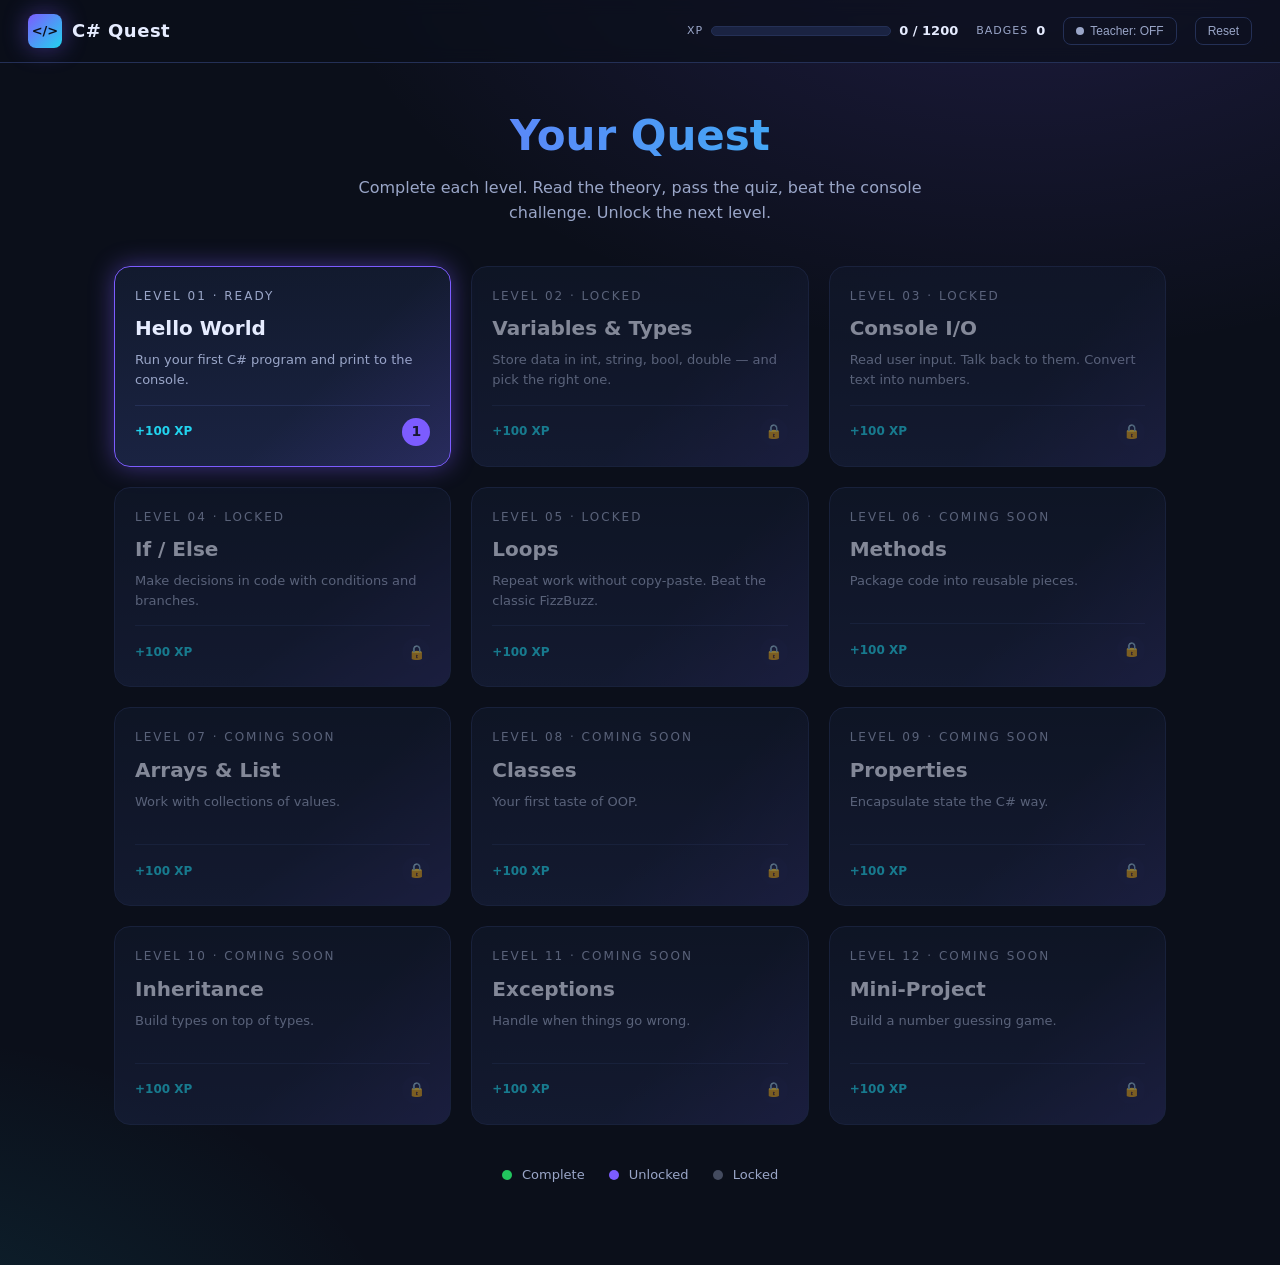
<file: learn-web/index.html>
<!DOCTYPE html>
<html lang="en">
<head>
  <meta charset="UTF-8" />
  <meta name="viewport" content="width=device-width, initial-scale=1.0" />
  <title>C# Quest — Learn C# the Fun Way</title>
  <link rel="stylesheet" href="assets/css/styles.css" />
</head>
<body class="map-page">
  <header class="topbar">
    <div class="brand">
      <span class="brand-icon">&lt;/&gt;</span>
      <span class="brand-name">C# Quest</span>
    </div>
    <div class="hud">
      <div class="hud-item">
        <span class="hud-label">XP</span>
        <div class="xp-bar"><div class="xp-fill" id="xpFill"></div></div>
        <span class="hud-value" id="xpValue">0 / 1200</span>
      </div>
      <div class="hud-item">
        <span class="hud-label">Badges</span>
        <span class="hud-value" id="badgeCount">0</span>
      </div>
      <button class="btn-toggle" id="teacherToggle" title="Show teacher notes inside lessons">
        <span class="dot-led"></span><span class="label">Teacher: OFF</span>
      </button>
      <button class="btn-ghost" id="resetBtn" title="Reset all progress">Reset</button>
    </div>
  </header>

  <main class="map-main">
    <section class="hero">
      <h1>Your Quest</h1>
      <p>Complete each level. Read the theory, pass the quiz, beat the console challenge. Unlock the next level.</p>
    </section>

    <div class="level-map" id="levelMap">
      <!-- Levels rendered by JS -->
    </div>

    <section class="legend">
      <span><i class="dot done"></i> Complete</span>
      <span><i class="dot current"></i> Unlocked</span>
      <span><i class="dot locked"></i> Locked</span>
    </section>
  </main>

  <div class="toast" id="toast"></div>

  <script src="assets/js/progress.js"></script>
  <script src="assets/js/app.js"></script>
</body>
</html>
</file>
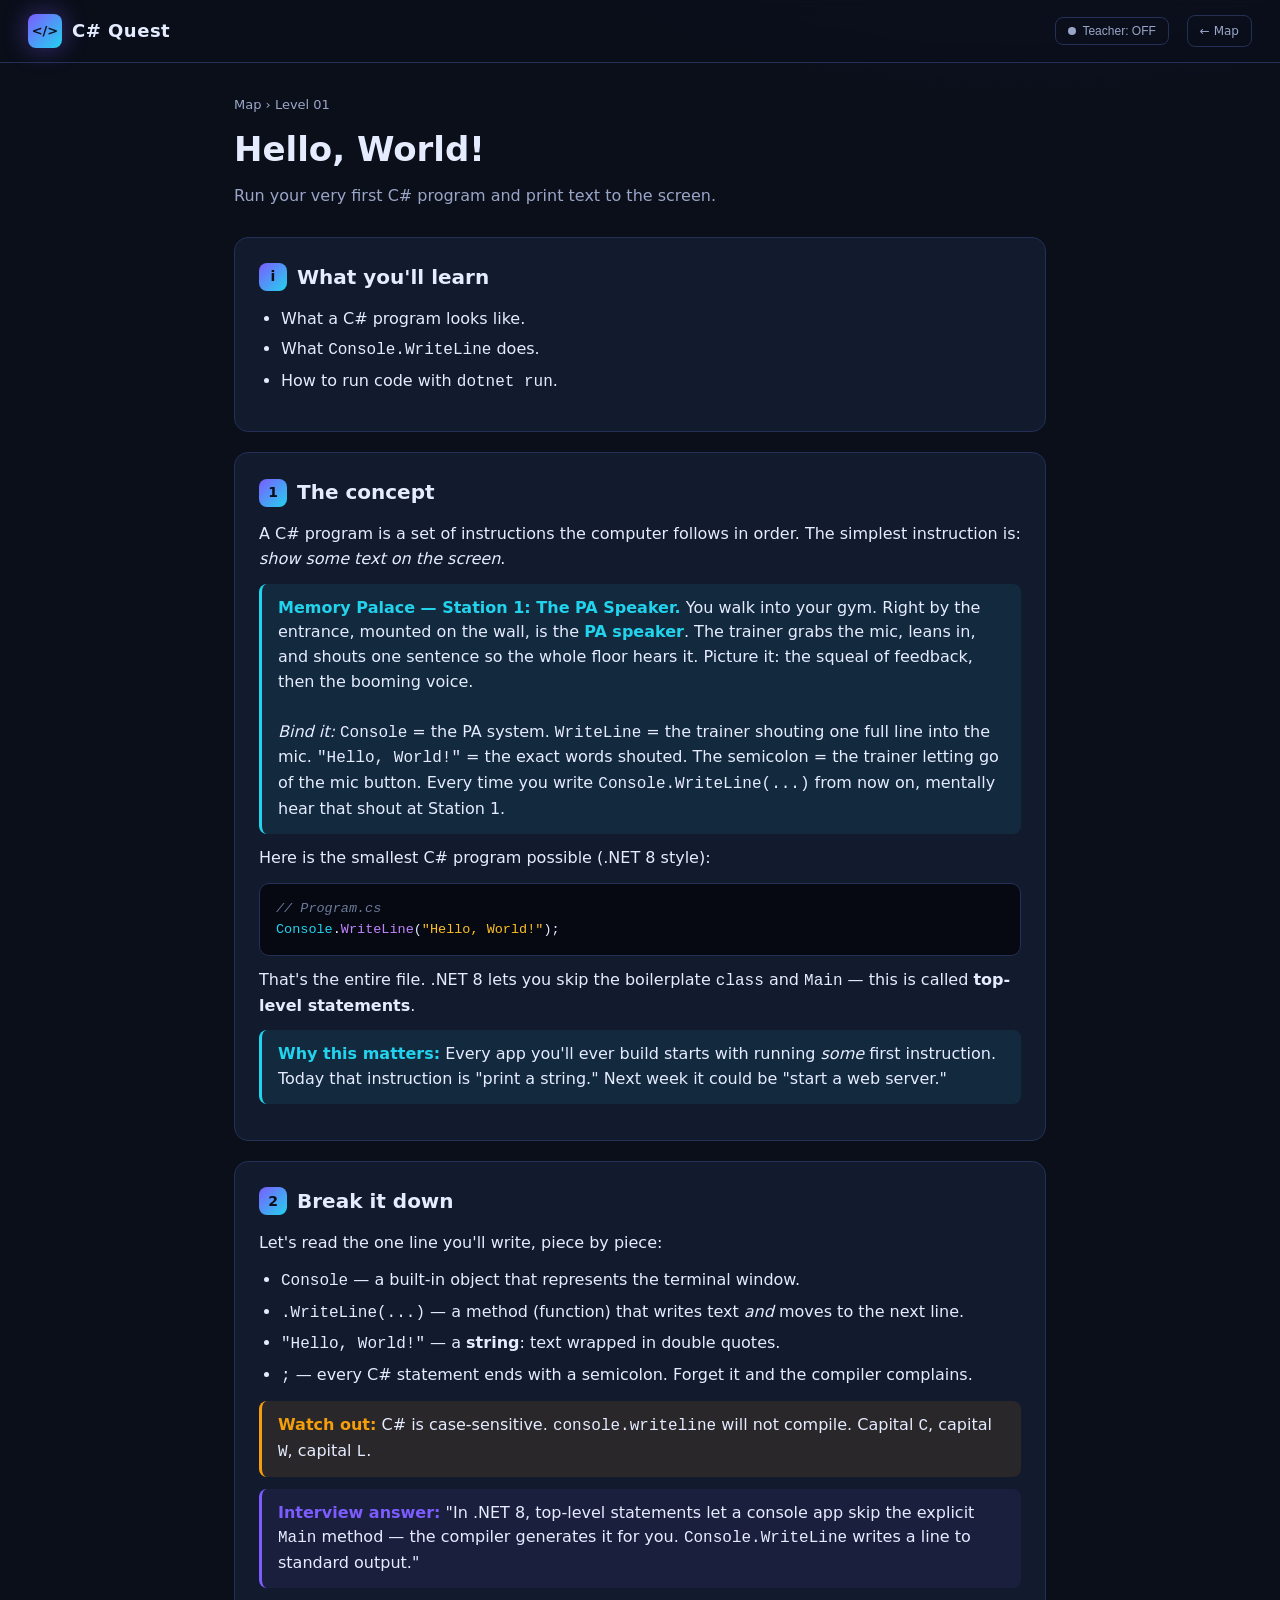
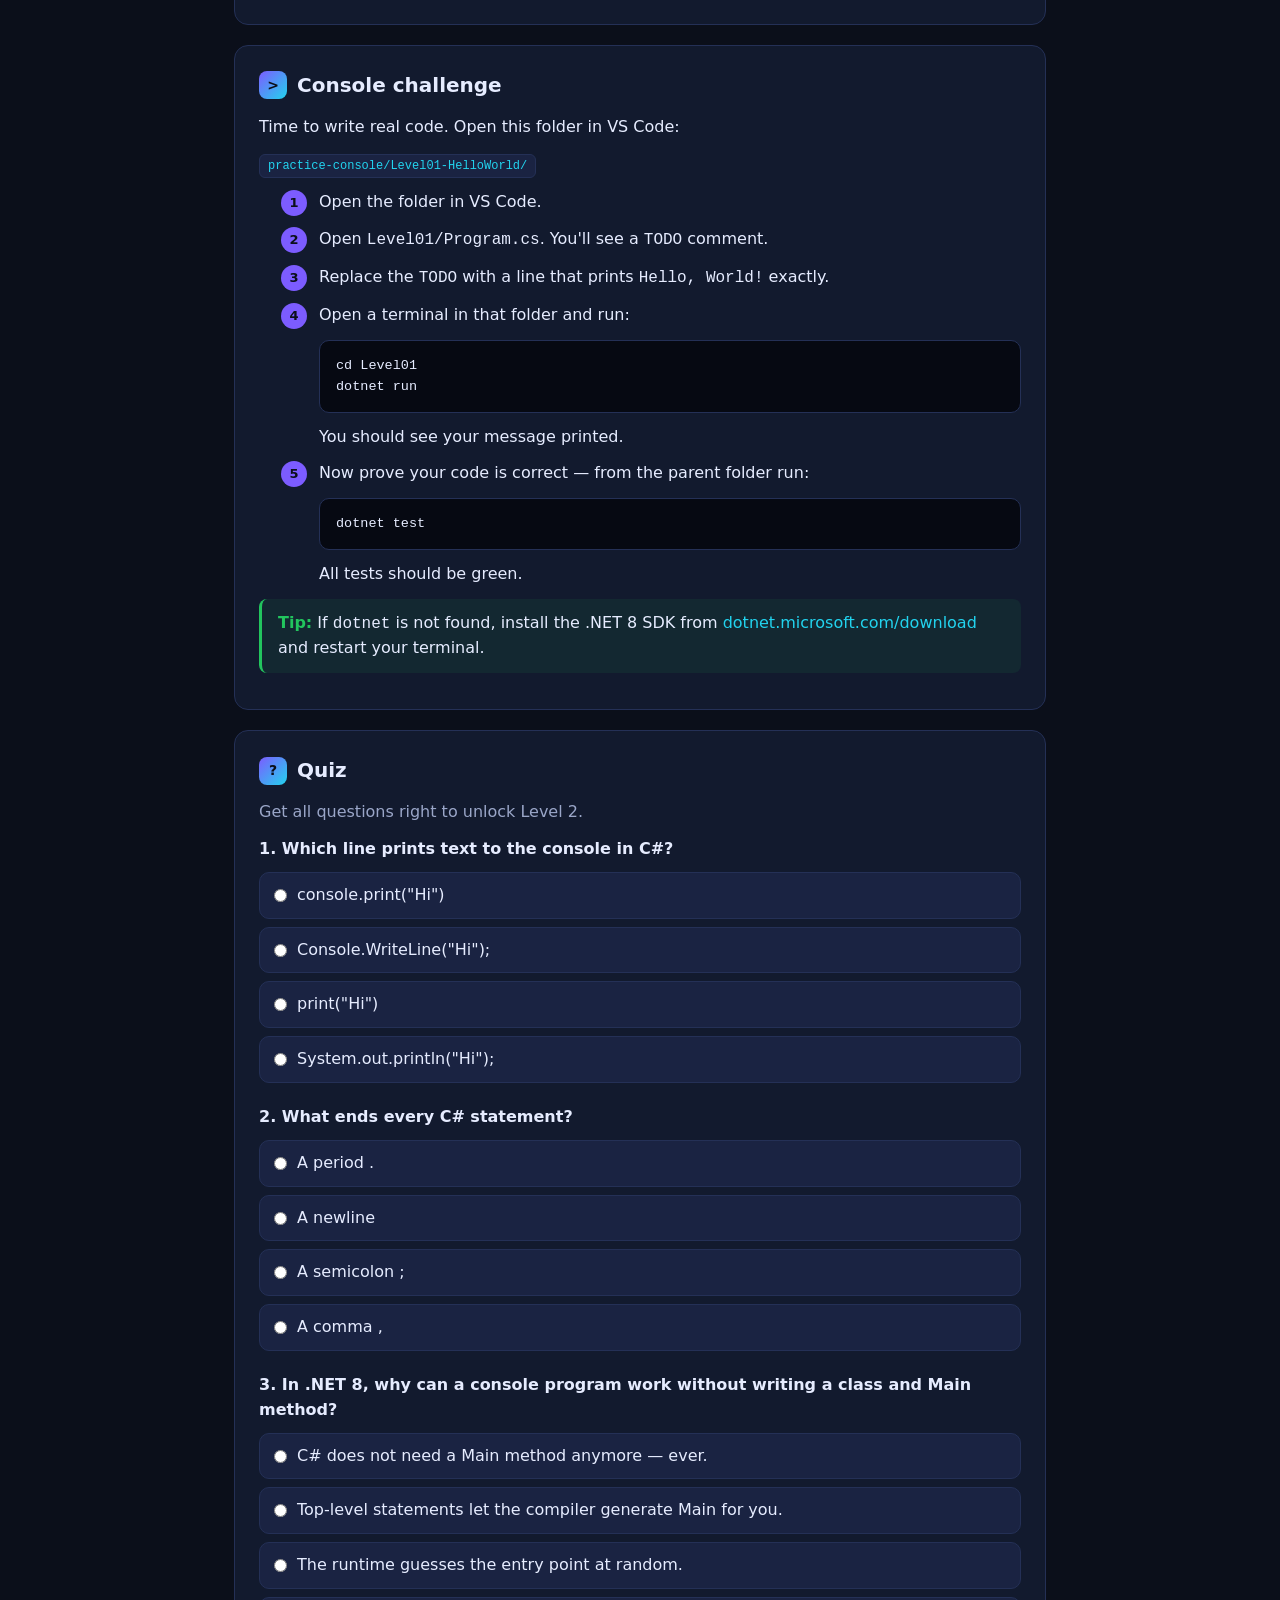
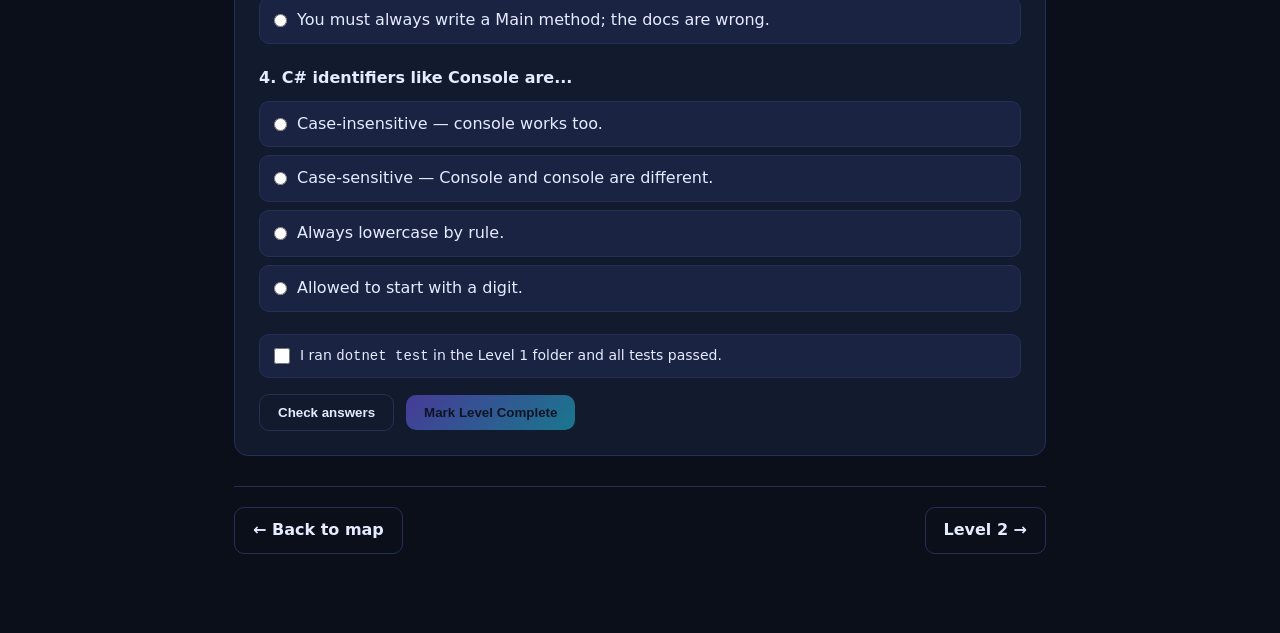
<file: learn-web/lessons/level-01.html>
<!DOCTYPE html>
<html lang="en">
<head>
  <meta charset="UTF-8" />
  <meta name="viewport" content="width=device-width, initial-scale=1.0" />
  <title>Level 1 — Hello World | C# Quest</title>
  <link rel="stylesheet" href="../assets/css/styles.css" />
</head>
<body>
  <header class="topbar">
    <div class="brand">
      <span class="brand-icon">&lt;/&gt;</span>
      <span class="brand-name">C# Quest</span>
    </div>
    <div class="hud">
      <button class="btn-toggle" id="teacherToggle" title="Show teacher notes">
        <span class="dot-led"></span><span class="label">Teacher: OFF</span>
      </button>
      <a href="../index.html" class="btn-ghost">&larr; Map</a>
    </div>
  </header>

  <main class="lesson-main">
    <div class="lesson-header">
      <div class="lesson-crumb"><a href="../index.html">Map</a> &rsaquo; Level 01</div>
      <h1>Hello, World!</h1>
      <p class="tagline">Run your very first C# program and print text to the screen.</p>
    </div>

    <section class="lesson-section">
      <h2><span class="icon">i</span> What you'll learn</h2>
      <ul>
        <li>What a C# program looks like.</li>
        <li>What <code>Console.WriteLine</code> does.</li>
        <li>How to run code with <code>dotnet run</code>.</li>
      </ul>

      <div class="teacher-only">
        <div class="teacher-note">
          <h4>Lesson plan (≈ 15 min)</h4>
          <ul>
            <li><strong>2 min</strong> — Open VS Code on the Level 1 folder side-by-side with this page.</li>
            <li><strong>5 min</strong> — Walk through the concept + the line break-down together.</li>
            <li><strong>5 min</strong> — Student types <code>Console.WriteLine("Hello, World!");</code> and runs <code>dotnet run</code>.</li>
            <li><strong>3 min</strong> — Run <code>dotnet test</code> together. Then take the quiz.</li>
          </ul>
          <h4>Before you start, ask</h4>
          <p class="say">"When you open an app on your phone, what is the very first thing the computer has to do?"</p>
          <p>Goal of the question: get them to say "follow instructions one by one." That's literally what a program is.</p>
        </div>
      </div>
    </section>

    <section class="lesson-section">
      <h2><span class="icon">1</span> The concept</h2>
      <p>A C# program is a set of instructions the computer follows in order. The simplest instruction is: <em>show some text on the screen</em>.</p>
      <div class="callout">
        <strong>Memory Palace — Station 1: The PA Speaker.</strong> You walk into your gym. Right by the entrance, mounted on the wall, is the <strong>PA speaker</strong>. The trainer grabs the mic, leans in, and shouts one sentence so the whole floor hears it. Picture it: the squeal of feedback, then the booming voice. <br><br>
        <em>Bind it:</em> <code>Console</code> = the PA system. <code>WriteLine</code> = the trainer shouting one full line into the mic. <code>"Hello, World!"</code> = the exact words shouted. The semicolon = the trainer letting go of the mic button. Every time you write <code>Console.WriteLine(...)</code> from now on, mentally hear that shout at Station 1.
      </div>
      <p>Here is the smallest C# program possible (.NET 8 style):</p>
<pre class="code-block"><span class="tok-com">// Program.cs</span>
<span class="tok-type">Console</span>.<span class="tok-key">WriteLine</span>(<span class="tok-str">"Hello, World!"</span>);</pre>
      <p>That's the entire file. .NET 8 lets you skip the boilerplate <code>class</code> and <code>Main</code> — this is called <strong>top-level statements</strong>.</p>
      <div class="callout">
        <strong>Why this matters:</strong> Every app you'll ever build starts with running <em>some</em> first instruction. Today that instruction is "print a string." Next week it could be "start a web server."
      </div>

      <div class="teacher-only">
        <div class="teacher-note">
          <h4>Talk through it</h4>
          <ul>
            <li>Read the one line of code <em>out loud</em>, left to right: "Console — dot — WriteLine — open paren — quote — Hello, World — quote — close paren — semicolon."</li>
            <li>Make sure they hear the structure: a thing (<code>Console</code>), a verb (<code>WriteLine</code>), an argument (the string), a terminator (the semicolon).</li>
          </ul>
          <h4>Check understanding — ask</h4>
          <p class="say">"What would happen if I forgot the semicolon at the end?"</p>
          <p>If they don't know, that's fine — let them try it in the next step and see the error.</p>
        </div>
      </div>
    </section>

    <section class="lesson-section">
      <h2><span class="icon">2</span> Break it down</h2>
      <p>Let's read the one line you'll write, piece by piece:</p>
      <ul>
        <li><code>Console</code> &mdash; a built-in object that represents the terminal window.</li>
        <li><code>.WriteLine(...)</code> &mdash; a method (function) that writes text <em>and</em> moves to the next line.</li>
        <li><code>"Hello, World!"</code> &mdash; a <strong>string</strong>: text wrapped in double quotes.</li>
        <li><code>;</code> &mdash; every C# statement ends with a semicolon. Forget it and the compiler complains.</li>
      </ul>
      <div class="callout warn">
        <strong>Watch out:</strong> C# is case-sensitive. <code>console.writeline</code> will not compile. Capital <code>C</code>, capital <code>W</code>, capital <code>L</code>.
      </div>
      <div class="interview">
        <strong>Interview answer:</strong> "In .NET 8, top-level statements let a console app skip the explicit <code>Main</code> method &mdash; the compiler generates it for you. <code>Console.WriteLine</code> writes a line to standard output."
      </div>

      <div class="teacher-only">
        <div class="teacher-note">
          <h4>Common student mistakes — watch for</h4>
          <ul>
            <li>Lowercase <code>console.writeline</code> — case matters; "case-sensitive" is a real concept worth naming out loud.</li>
            <li>Single quotes <code>'Hello'</code> — in C#, single quotes are for a single character (<code>char</code>), not a string.</li>
            <li>Missing the semicolon — show the compile error rather than fixing it for them.</li>
            <li>Smart quotes from auto-correct (<code>“ ”</code>) — happens if they paste from chat or docs.</li>
          </ul>
        </div>
      </div>
    </section>

    <section class="lesson-section">
      <h2><span class="icon">&gt;</span> Console challenge</h2>
      <p>Time to write real code. Open this folder in VS Code:</p>
      <p><span class="path-pill">practice-console/Level01-HelloWorld/</span></p>
      <ol class="challenge-steps">
        <li>Open the folder in VS Code.</li>
        <li>Open <code>Level01/Program.cs</code>. You'll see a <code>TODO</code> comment.</li>
        <li>Replace the <code>TODO</code> with a line that prints <code>Hello, World!</code> exactly.</li>
        <li>Open a terminal in that folder and run:
<pre class="code-block">cd Level01
dotnet run</pre>
          You should see your message printed.
        </li>
        <li>Now prove your code is correct &mdash; from the parent folder run:
<pre class="code-block">dotnet test</pre>
          All tests should be green.
        </li>
      </ol>
      <div class="callout tip">
        <strong>Tip:</strong> If <code>dotnet</code> is not found, install the .NET 8 SDK from <a href="https://dotnet.microsoft.com/download" target="_blank">dotnet.microsoft.com/download</a> and restart your terminal.
      </div>

      <div class="teacher-only">
        <div class="teacher-note">
          <h4>Make it stick</h4>
          <ul>
            <li>Before they hit Enter on <code>dotnet run</code>, ask: "what do you expect to see?" Predicting first builds the mental model.</li>
            <li>After it works, ask them to change the message to their name. Then run again. Tiny wins keep momentum.</li>
            <li>Now run <code>dotnet test</code> together — explain that tests are "small robots that check your work."</li>
          </ul>
        </div>
      </div>
    </section>

    <section class="lesson-section">
      <h2><span class="icon">?</span> Quiz</h2>
      <p class="dim">Get all questions right to unlock Level 2.</p>
      <div class="quiz" id="quizRoot"></div>

      <label class="honor-row" id="honorRow" for="honorBox">
        <input type="checkbox" id="honorBox" />
        <span class="honor-label">
          I ran <code>dotnet test</code> in the Level 1 folder and all tests passed.
        </span>
      </label>

      <div class="quiz-actions">
        <button class="btn btn-secondary" id="checkQuizBtn">Check answers</button>
        <button class="btn" id="completeBtn" disabled>Mark Level Complete</button>
        <span class="quiz-status" id="quizStatus"></span>
      </div>
    </section>

    <nav class="lesson-nav">
      <a href="../index.html" class="btn btn-secondary">&larr; Back to map</a>
      <a href="level-02.html" class="btn btn-secondary">Level 2 &rarr;</a>
    </nav>
  </main>

  <script src="../assets/js/progress.js"></script>
  <script src="../assets/js/quiz.js"></script>
  <script>
    initLesson({
      levelId: 1,
      quiz: [
        {
          question: 'Which line prints text to the console in C#?',
          options: [
            'console.print("Hi")',
            'Console.WriteLine("Hi");',
            'print("Hi")',
            'System.out.println("Hi");',
          ],
          answer: 1,
        },
        {
          question: 'What ends every C# statement?',
          options: [
            'A period .',
            'A newline',
            'A semicolon ;',
            'A comma ,',
          ],
          answer: 2,
        },
        {
          question: 'In .NET 8, why can a console program work without writing a class and Main method?',
          options: [
            'C# does not need a Main method anymore — ever.',
            'Top-level statements let the compiler generate Main for you.',
            'The runtime guesses the entry point at random.',
            'You must always write a Main method; the docs are wrong.',
          ],
          answer: 1,
        },
        {
          question: 'C# identifiers like Console are...',
          options: [
            'Case-insensitive — console works too.',
            'Case-sensitive — Console and console are different.',
            'Always lowercase by rule.',
            'Allowed to start with a digit.',
          ],
          answer: 1,
        },
      ],
    });
  </script>
</body>
</html>
</file>
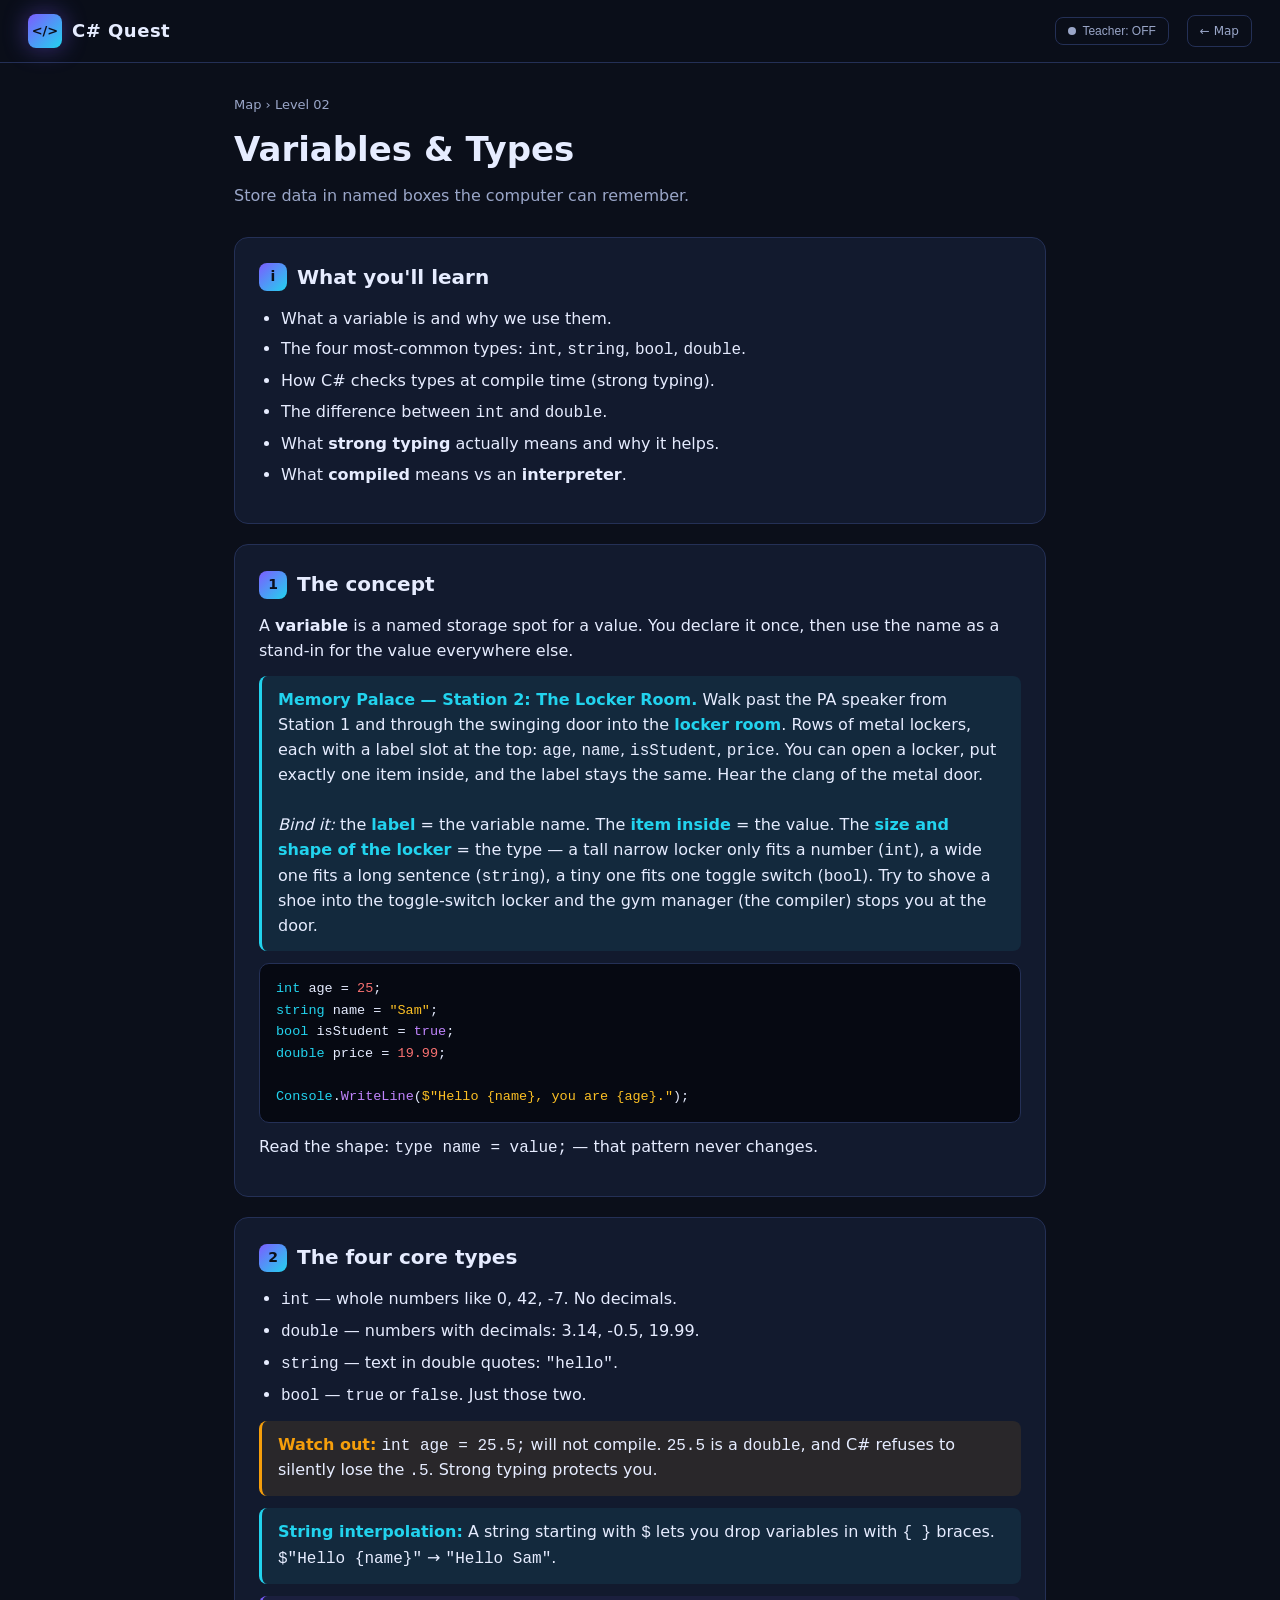
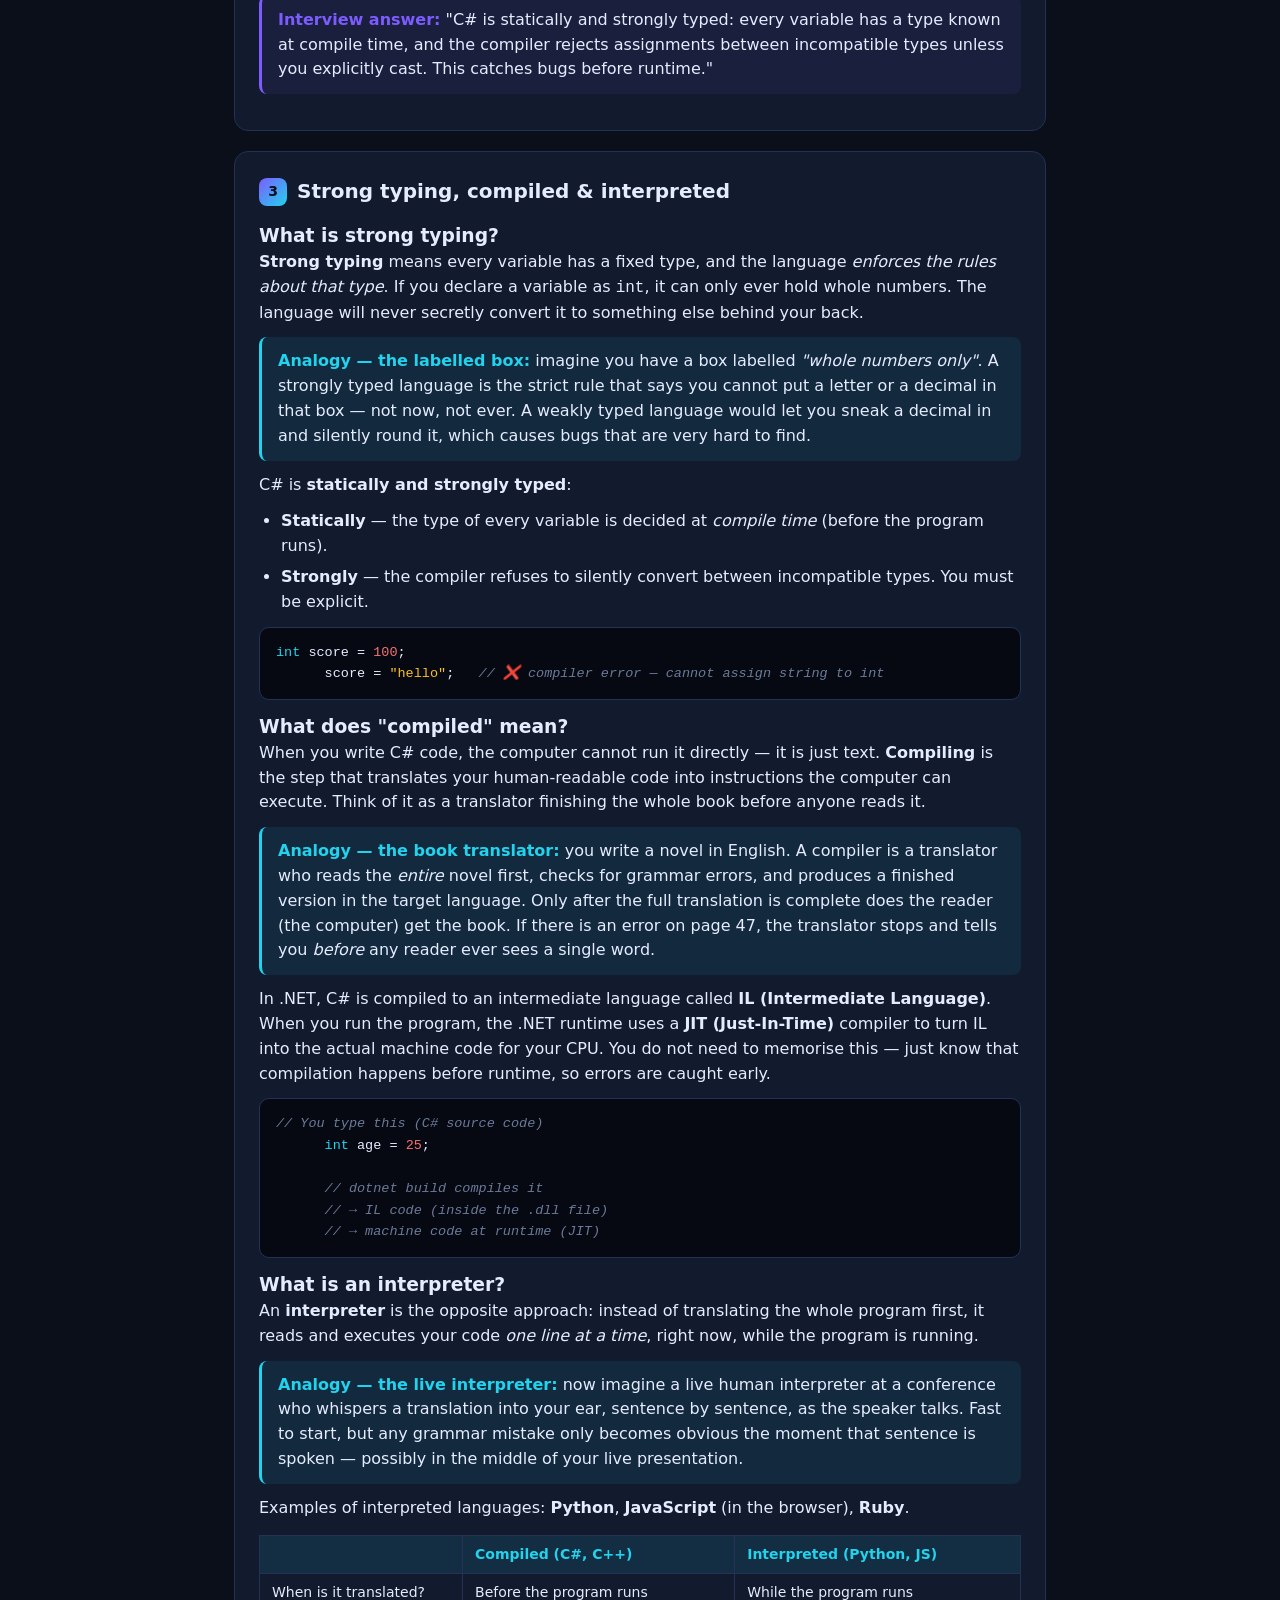
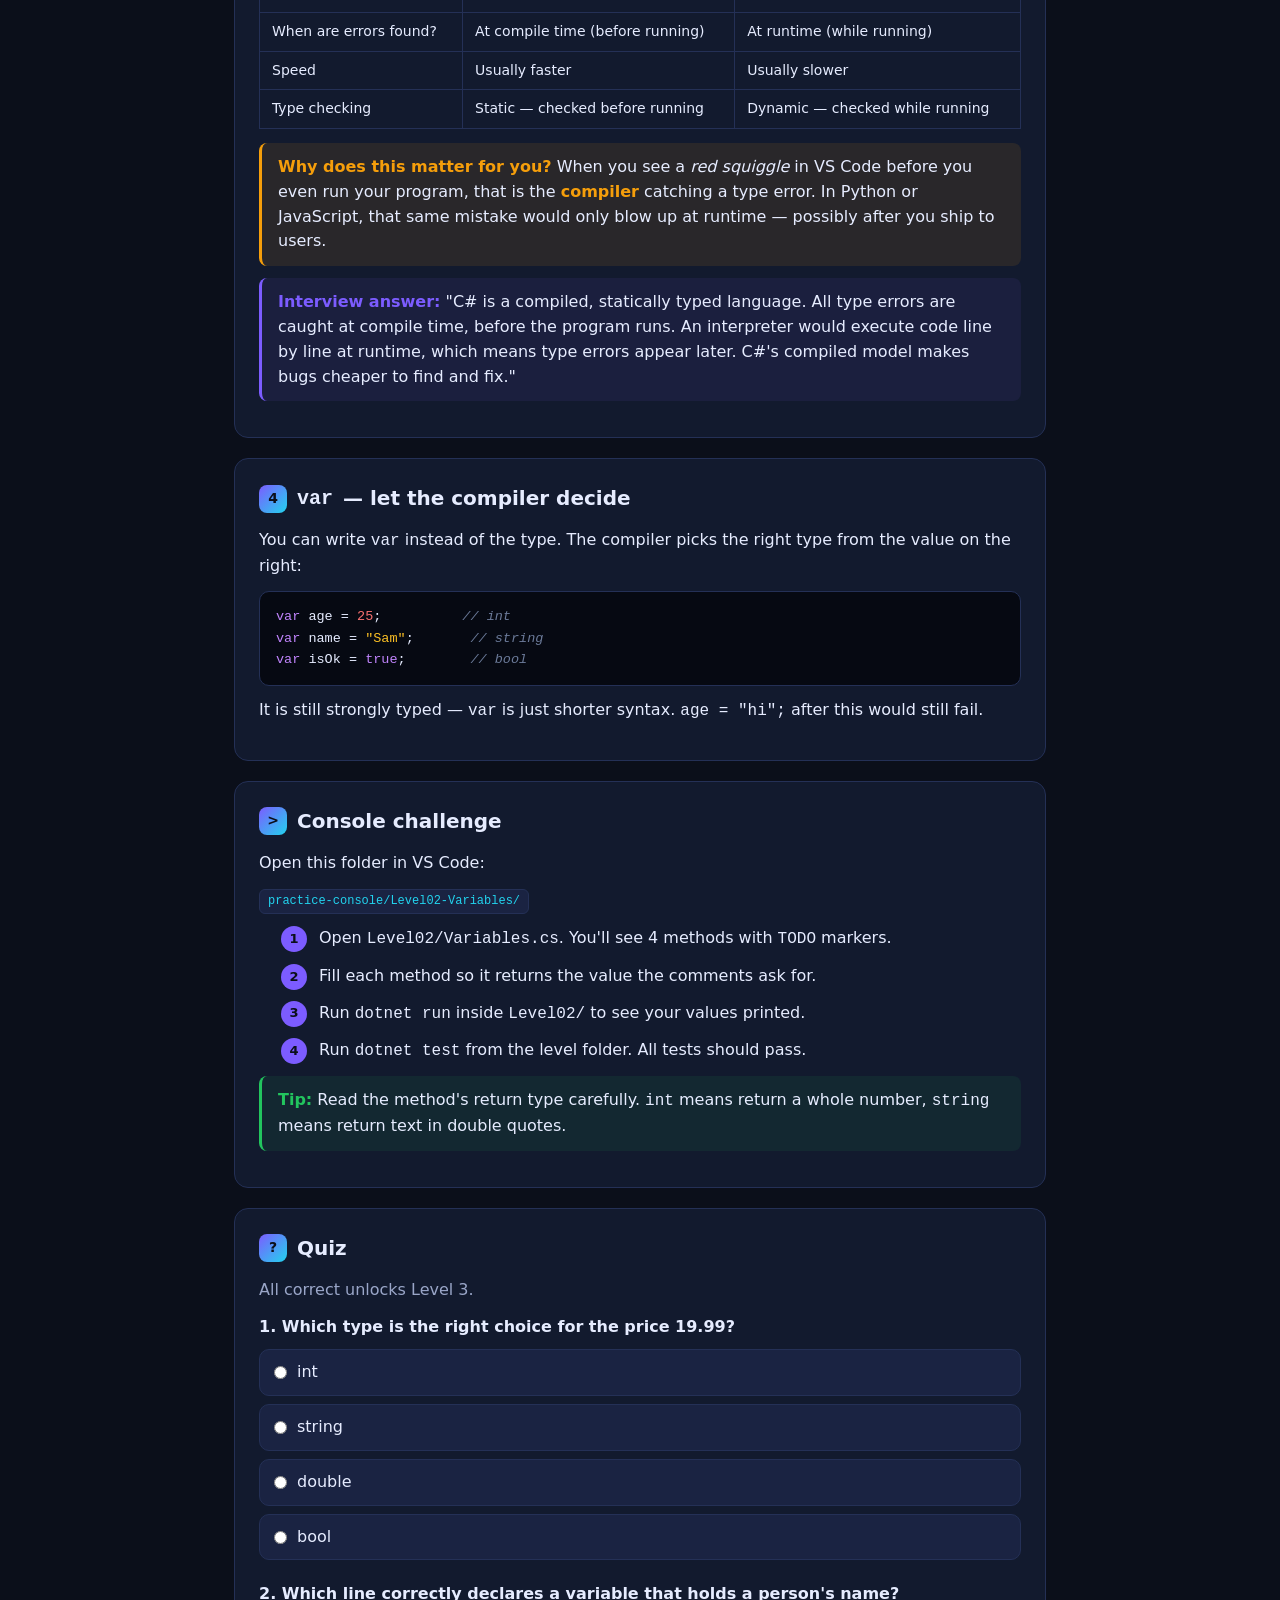
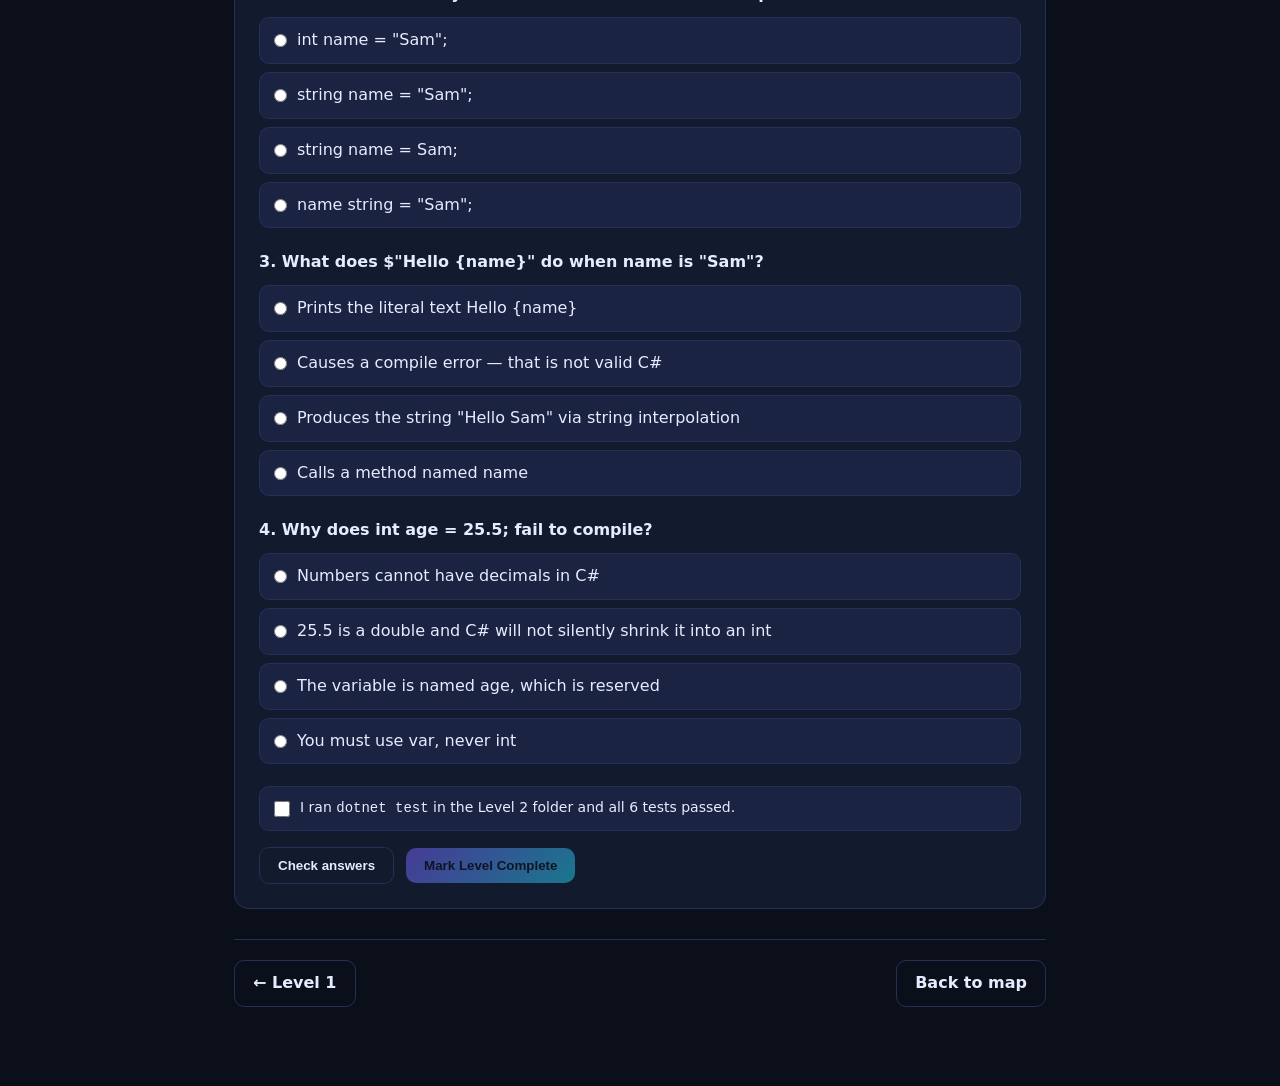
<file: learn-web/lessons/level-02.html>
<!DOCTYPE html>
<html lang="en">
<head>
  <meta charset="UTF-8" />
  <meta name="viewport" content="width=device-width, initial-scale=1.0" />
  <title>Level 2 — Variables & Types | C# Quest</title>
  <link rel="stylesheet" href="../assets/css/styles.css" />
</head>
<body>
  <header class="topbar">
    <div class="brand">
      <span class="brand-icon">&lt;/&gt;</span>
      <span class="brand-name">C# Quest</span>
    </div>
    <div class="hud">
      <button class="btn-toggle" id="teacherToggle" title="Show teacher notes">
        <span class="dot-led"></span><span class="label">Teacher: OFF</span>
      </button>
      <a href="../index.html" class="btn-ghost">&larr; Map</a>
    </div>
  </header>

  <main class="lesson-main">
    <div class="lesson-header">
      <div class="lesson-crumb"><a href="../index.html">Map</a> &rsaquo; Level 02</div>
      <h1>Variables &amp; Types</h1>
      <p class="tagline">Store data in named boxes the computer can remember.</p>
    </div>

    <section class="lesson-section">
      <h2><span class="icon">i</span> What you'll learn</h2>
      <ul>
        <li>What a variable is and why we use them.</li>
        <li>The four most-common types: <code>int</code>, <code>string</code>, <code>bool</code>, <code>double</code>.</li>
        <li>How C# checks types at compile time (strong typing).</li>
        <li>The difference between <code>int</code> and <code>double</code>.</li>
        <li>What <strong>strong typing</strong> actually means and why it helps.</li>
        <li>What <strong>compiled</strong> means vs an <strong>interpreter</strong>.</li>
      </ul>

      <div class="teacher-only">
        <div class="teacher-note">
          <h4>Lesson plan (≈ 20 min)</h4>
          <ul>
            <li><strong>3 min</strong> — Warm-up: open Level 2 in VS Code, look at <code>Variables.cs</code> together.</li>
            <li><strong>5 min</strong> — Concept + analogy + the type table.</li>
            <li><strong>8 min</strong> — Fill in the 5 TODOs together. After each, run <code>dotnet run</code> so they <em>see</em> the value.</li>
            <li><strong>4 min</strong> — Run <code>dotnet test</code>, take the quiz.</li>
          </ul>
          <h4>Warm-up question</h4>
          <p class="say">"If I asked you to remember my age, where would you write it down so you can look it up later?"</p>
          <p>A variable is exactly that "place where you write it down."</p>
        </div>
      </div>
    </section>

    <section class="lesson-section">
      <h2><span class="icon">1</span> The concept</h2>
      <p>A <strong>variable</strong> is a named storage spot for a value. You declare it once, then use the name as a stand-in for the value everywhere else.</p>
      <div class="callout">
        <strong>Memory Palace — Station 2: The Locker Room.</strong> Walk past the PA speaker from Station 1 and through the swinging door into the <strong>locker room</strong>. Rows of metal lockers, each with a label slot at the top: <code>age</code>, <code>name</code>, <code>isStudent</code>, <code>price</code>. You can open a locker, put exactly one item inside, and the label stays the same. Hear the clang of the metal door. <br><br>
        <em>Bind it:</em> the <strong>label</strong> = the variable name. The <strong>item inside</strong> = the value. The <strong>size and shape of the locker</strong> = the type — a tall narrow locker only fits a number (<code>int</code>), a wide one fits a long sentence (<code>string</code>), a tiny one fits one toggle switch (<code>bool</code>). Try to shove a shoe into the toggle-switch locker and the gym manager (the compiler) stops you at the door.
      </div>
<pre class="code-block"><span class="tok-type">int</span> age = <span class="tok-num">25</span>;
<span class="tok-type">string</span> name = <span class="tok-str">"Sam"</span>;
<span class="tok-type">bool</span> isStudent = <span class="tok-key">true</span>;
<span class="tok-type">double</span> price = <span class="tok-num">19.99</span>;

<span class="tok-type">Console</span>.<span class="tok-key">WriteLine</span>(<span class="tok-str">$"Hello {name}, you are {age}."</span>);</pre>
      <p>Read the shape: <code>type name = value;</code> &mdash; that pattern never changes.</p>

      <div class="teacher-only">
        <div class="teacher-note">
          <h4>Drill the pattern</h4>
          <p>Cover the screen and ask them to say the pattern out loud: <strong>"type, name, equals, value, semicolon."</strong> Make them repeat it 3 times. It's the rhythm they'll use for thousands of lines of code.</p>
          <h4>Ask</h4>
          <p class="say">"In <code>int age = 25;</code> which part is the <em>name</em>, and which part is the <em>value</em>?"</p>
        </div>
      </div>
    </section>

    <section class="lesson-section">
      <h2><span class="icon">2</span> The four core types</h2>
      <ul>
        <li><code>int</code> &mdash; whole numbers like 0, 42, -7. No decimals.</li>
        <li><code>double</code> &mdash; numbers with decimals: 3.14, -0.5, 19.99.</li>
        <li><code>string</code> &mdash; text in double quotes: <code>"hello"</code>.</li>
        <li><code>bool</code> &mdash; <code>true</code> or <code>false</code>. Just those two.</li>
      </ul>
      <div class="callout warn">
        <strong>Watch out:</strong> <code>int age = 25.5;</code> will not compile. <code>25.5</code> is a <code>double</code>, and C# refuses to silently lose the <code>.5</code>. Strong typing protects you.
      </div>
      <div class="callout">
        <strong>String interpolation:</strong> A string starting with <code>$</code> lets you drop variables in with <code>{ }</code> braces. <br>
        <code>$"Hello {name}"</code> &rarr; <code>"Hello Sam"</code>.
      </div>
      <div class="interview">
        <strong>Interview answer:</strong> "C# is statically and strongly typed: every variable has a type known at compile time, and the compiler rejects assignments between incompatible types unless you explicitly cast. This catches bugs before runtime."
      </div>

      <div class="teacher-only">
        <div class="teacher-note">
          <h4>Hammer the difference: int vs double</h4>
          <p>Have the student type <code>int x = 25.5;</code> in the editor on purpose. Show them the red squiggle. <em>Read the error message together.</em> Reading compiler errors is a skill, not a punishment.</p>
          <h4>Common mistakes</h4>
          <ul>
            <li>Forgetting double quotes around a string &rarr; "name does not exist in the current context."</li>
            <li>Using single quotes for a string &rarr; "Too many characters in character literal."</li>
            <li>Storing a number in a string variable — works but means math won't work later. Worth flagging.</li>
          </ul>
        </div>
      </div>
    </section>

    <section class="lesson-section">
      <h2><span class="icon">3</span> Strong typing, compiled &amp; interpreted</h2>
      
      <h3>What is strong typing?</h3>
      <p>
        <strong>Strong typing</strong> means every variable has a fixed type, and the language
        <em>enforces the rules about that type</em>. If you declare a variable as <code>int</code>,
        it can only ever hold whole numbers. The language will never secretly convert it to
        something else behind your back.
      </p>
      <div class="callout">
        <strong>Analogy — the labelled box:</strong> imagine you have a box labelled
        <em>"whole numbers only"</em>. A strongly typed language is the strict rule that says
        you cannot put a letter or a decimal in that box — not now, not ever. A weakly typed
        language would let you sneak a decimal in and silently round it, which causes bugs that
        are very hard to find.
      </div>
      <p>C# is <strong>statically and strongly typed</strong>:</p>
      <ul>
        <li><strong>Statically</strong> — the type of every variable is decided at <em>compile time</em> (before the program
          runs).</li>
        <li><strong>Strongly</strong> — the compiler refuses to silently convert between incompatible types. You must be
          explicit.</li>
      </ul>
      <pre
        class="code-block"><span class="tok-type">int</span> score = <span class="tok-num">100</span>;
      score = <span class="tok-str">"hello"</span>;   <span class="tok-com">// ❌ compiler error — cannot assign string to int</span></pre>
      
      <h3>What does "compiled" mean?</h3>
      <p>
        When you write C# code, the computer cannot run it directly — it is just text.
        <strong>Compiling</strong> is the step that translates your human-readable code into
        instructions the computer can execute. Think of it as a translator finishing
        the whole book before anyone reads it.
      </p>
      <div class="callout">
        <strong>Analogy — the book translator:</strong> you write a novel in English.
        A compiler is a translator who reads the <em>entire</em> novel first, checks for
        grammar errors, and produces a finished version in the target language.
        Only after the full translation is complete does the reader (the computer) get the book.
        If there is an error on page 47, the translator stops and tells you <em>before</em>
        any reader ever sees a single word.
      </div>
      <p>
        In .NET, C# is compiled to an intermediate language called <strong>IL (Intermediate Language)</strong>.
        When you run the program, the .NET runtime uses a <strong>JIT (Just-In-Time)</strong> compiler
        to turn IL into the actual machine code for your CPU. You do not need to memorise this —
        just know that compilation happens before runtime, so errors are caught early.
      </p>
      <pre class="code-block"><span class="tok-com">// You type this (C# source code)</span>
      <span class="tok-type">int</span> age = <span class="tok-num">25</span>;
      
      <span class="tok-com">// dotnet build compiles it</span>
      <span class="tok-com">// → IL code (inside the .dll file)</span>
      <span class="tok-com">// → machine code at runtime (JIT)</span></pre>
      
      <h3>What is an interpreter?</h3>
      <p>
        An <strong>interpreter</strong> is the opposite approach: instead of translating the
        whole program first, it reads and executes your code <em>one line at a time</em>,
        right now, while the program is running.
      </p>
      <div class="callout">
        <strong>Analogy — the live interpreter:</strong> now imagine a live human interpreter
        at a conference who whispers a translation into your ear, sentence by sentence, as the
        speaker talks. Fast to start, but any grammar mistake only becomes obvious the moment
        that sentence is spoken — possibly in the middle of your live presentation.
      </div>
      <p>Examples of interpreted languages: <strong>Python</strong>, <strong>JavaScript</strong> (in the browser),
        <strong>Ruby</strong>.</p>
      
      <table class="type-table">
        <thead>
          <tr>
            <th></th>
            <th>Compiled (C#, C++)</th>
            <th>Interpreted (Python, JS)</th>
          </tr>
        </thead>
        <tbody>
          <tr>
            <td>When is it translated?</td>
            <td>Before the program runs</td>
            <td>While the program runs</td>
          </tr>
          <tr>
            <td>When are errors found?</td>
            <td>At compile time (before running)</td>
            <td>At runtime (while running)</td>
          </tr>
          <tr>
            <td>Speed</td>
            <td>Usually faster</td>
            <td>Usually slower</td>
          </tr>
          <tr>
            <td>Type checking</td>
            <td>Static — checked before running</td>
            <td>Dynamic — checked while running</td>
          </tr>
        </tbody>
      </table>
      
      <div class="callout warn">
        <strong>Why does this matter for you?</strong> When you see a <em>red squiggle</em> in
        VS Code before you even run your program, that is the <strong>compiler</strong> catching
        a type error. In Python or JavaScript, that same mistake would only blow up at runtime —
        possibly after you ship to users.
      </div>
      
      <div class="interview">
        <strong>Interview answer:</strong> "C# is a compiled, statically typed language. All
        type errors are caught at compile time, before the program runs. An interpreter would
        execute code line by line at runtime, which means type errors appear later. C#'s
        compiled model makes bugs cheaper to find and fix."
      </div>
      
      <div class="teacher-only">
        <div class="teacher-note">
          <h4>How to explain this live</h4>
          <p>Open <code>Variables.cs</code> and intentionally type <code>int x = "hello";</code>. Point to the red squiggle
            <em>before pressing F5</em>. Say: "That red line is the compiler. The program hasn't started yet. The mistake is
            already found."</p>
          <p>Then switch to a Python REPL and assign a number to a string variable. Show that Python only complains when that
            line actually runs. Ask: "Which would you rather have?"</p>
          <h4>Key phrase to have them repeat</h4>
          <p class="say">"Strong typing means the compiler knows the type of every variable before the program runs, and will
            not let me mix them up."</p>
        </div>
      </div>
      </section>
      
      <section class="lesson-section">
        <h2><span class="icon">4</span> <code>var</code> &mdash; let the compiler decide</h2>
      <p>You can write <code>var</code> instead of the type. The compiler picks the right type from the value on the right:</p>
<pre class="code-block"><span class="tok-key">var</span> age = <span class="tok-num">25</span>;          <span class="tok-com">// int</span>
<span class="tok-key">var</span> name = <span class="tok-str">"Sam"</span>;       <span class="tok-com">// string</span>
<span class="tok-key">var</span> isOk = <span class="tok-key">true</span>;        <span class="tok-com">// bool</span></pre>
      <p>It is still strongly typed &mdash; <code>var</code> is just shorter syntax. <code>age = "hi";</code> after this would still fail.</p>

      <div class="teacher-only">
        <div class="teacher-note">
          <h4>When to introduce <code>var</code></h4>
          <p>For the first 2&ndash;3 levels, ask them to write the explicit type (<code>int</code>, <code>string</code>). Seeing the type forces them to think about it. <code>var</code> is a great shortcut <em>once they think in types</em>, not before.</p>
        </div>
      </div>
    </section>

    <section class="lesson-section">
      <h2><span class="icon">&gt;</span> Console challenge</h2>
      <p>Open this folder in VS Code:</p>
      <p><span class="path-pill">practice-console/Level02-Variables/</span></p>
      <ol class="challenge-steps">
        <li>Open <code>Level02/Variables.cs</code>. You'll see 4 methods with <code>TODO</code> markers.</li>
        <li>Fill each method so it returns the value the comments ask for.</li>
        <li>Run <code>dotnet run</code> inside <code>Level02/</code> to see your values printed.</li>
        <li>Run <code>dotnet test</code> from the level folder. All tests should pass.</li>
      </ol>
      <div class="callout tip">
        <strong>Tip:</strong> Read the method's return type carefully. <code>int</code> means return a whole number, <code>string</code> means return text in double quotes.
      </div>

      <div class="teacher-only">
        <div class="teacher-note">
          <h4>Work the TODOs in order</h4>
          <p>Do TODO #1 together while explaining. Then let the student attempt TODO #2 alone — guide only when stuck. Predict-run-verify after every change.</p>
          <h4>The string interpolation TODO (#5)</h4>
          <p>If they struggle, write the template first with placeholders: <code>$"Hello __, you are __."</code> Then fill the blanks together. The shape comes first; the variables come second.</p>
        </div>
      </div>
    </section>

    <section class="lesson-section">
      <h2><span class="icon">?</span> Quiz</h2>
      <p class="dim">All correct unlocks Level 3.</p>
      <div class="quiz" id="quizRoot"></div>

      <label class="honor-row" id="honorRow" for="honorBox">
        <input type="checkbox" id="honorBox" />
        <span class="honor-label">
          I ran <code>dotnet test</code> in the Level 2 folder and all 6 tests passed.
        </span>
      </label>

      <div class="quiz-actions">
        <button class="btn btn-secondary" id="checkQuizBtn">Check answers</button>
        <button class="btn" id="completeBtn" disabled>Mark Level Complete</button>
        <span class="quiz-status" id="quizStatus"></span>
      </div>
    </section>

    <nav class="lesson-nav">
      <a href="level-01.html" class="btn btn-secondary">&larr; Level 1</a>
      <a href="../index.html" class="btn btn-secondary">Back to map</a>
    </nav>
  </main>

  <script src="../assets/js/progress.js"></script>
  <script src="../assets/js/quiz.js"></script>
  <script>
    initLesson({
      levelId: 2,
      quiz: [
        {
          question: 'Which type is the right choice for the price 19.99?',
          options: ['int', 'string', 'double', 'bool'],
          answer: 2,
        },
        {
          question: 'Which line correctly declares a variable that holds a person\'s name?',
          options: [
            'int name = "Sam";',
            'string name = "Sam";',
            'string name = Sam;',
            'name string = "Sam";',
          ],
          answer: 1,
        },
        {
          question: 'What does $"Hello {name}" do when name is "Sam"?',
          options: [
            'Prints the literal text Hello {name}',
            'Causes a compile error — that is not valid C#',
            'Produces the string "Hello Sam" via string interpolation',
            'Calls a method named name',
          ],
          answer: 2,
        },
        {
          question: 'Why does int age = 25.5; fail to compile?',
          options: [
            'Numbers cannot have decimals in C#',
            '25.5 is a double and C# will not silently shrink it into an int',
            'The variable is named age, which is reserved',
            'You must use var, never int',
          ],
          answer: 1,
        },
      ],
    });
  </script>
</body>
</html>
</file>
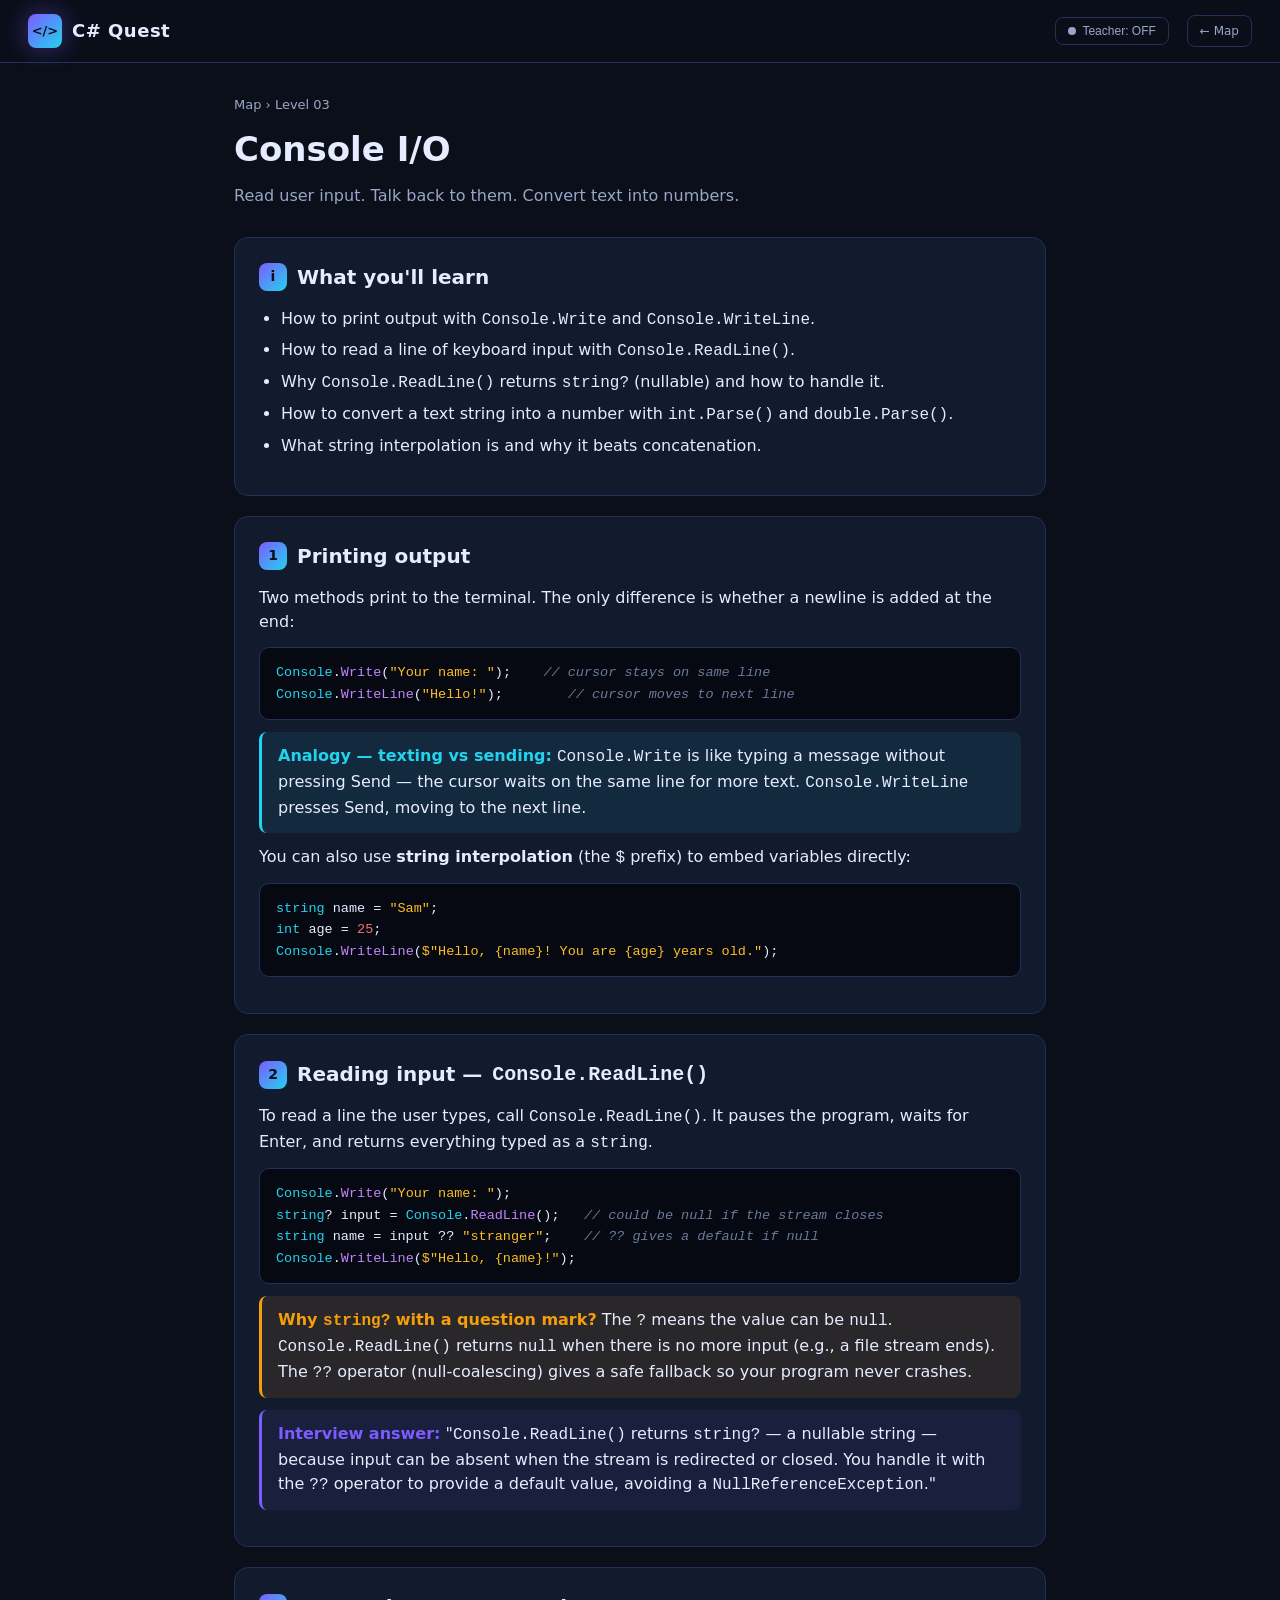
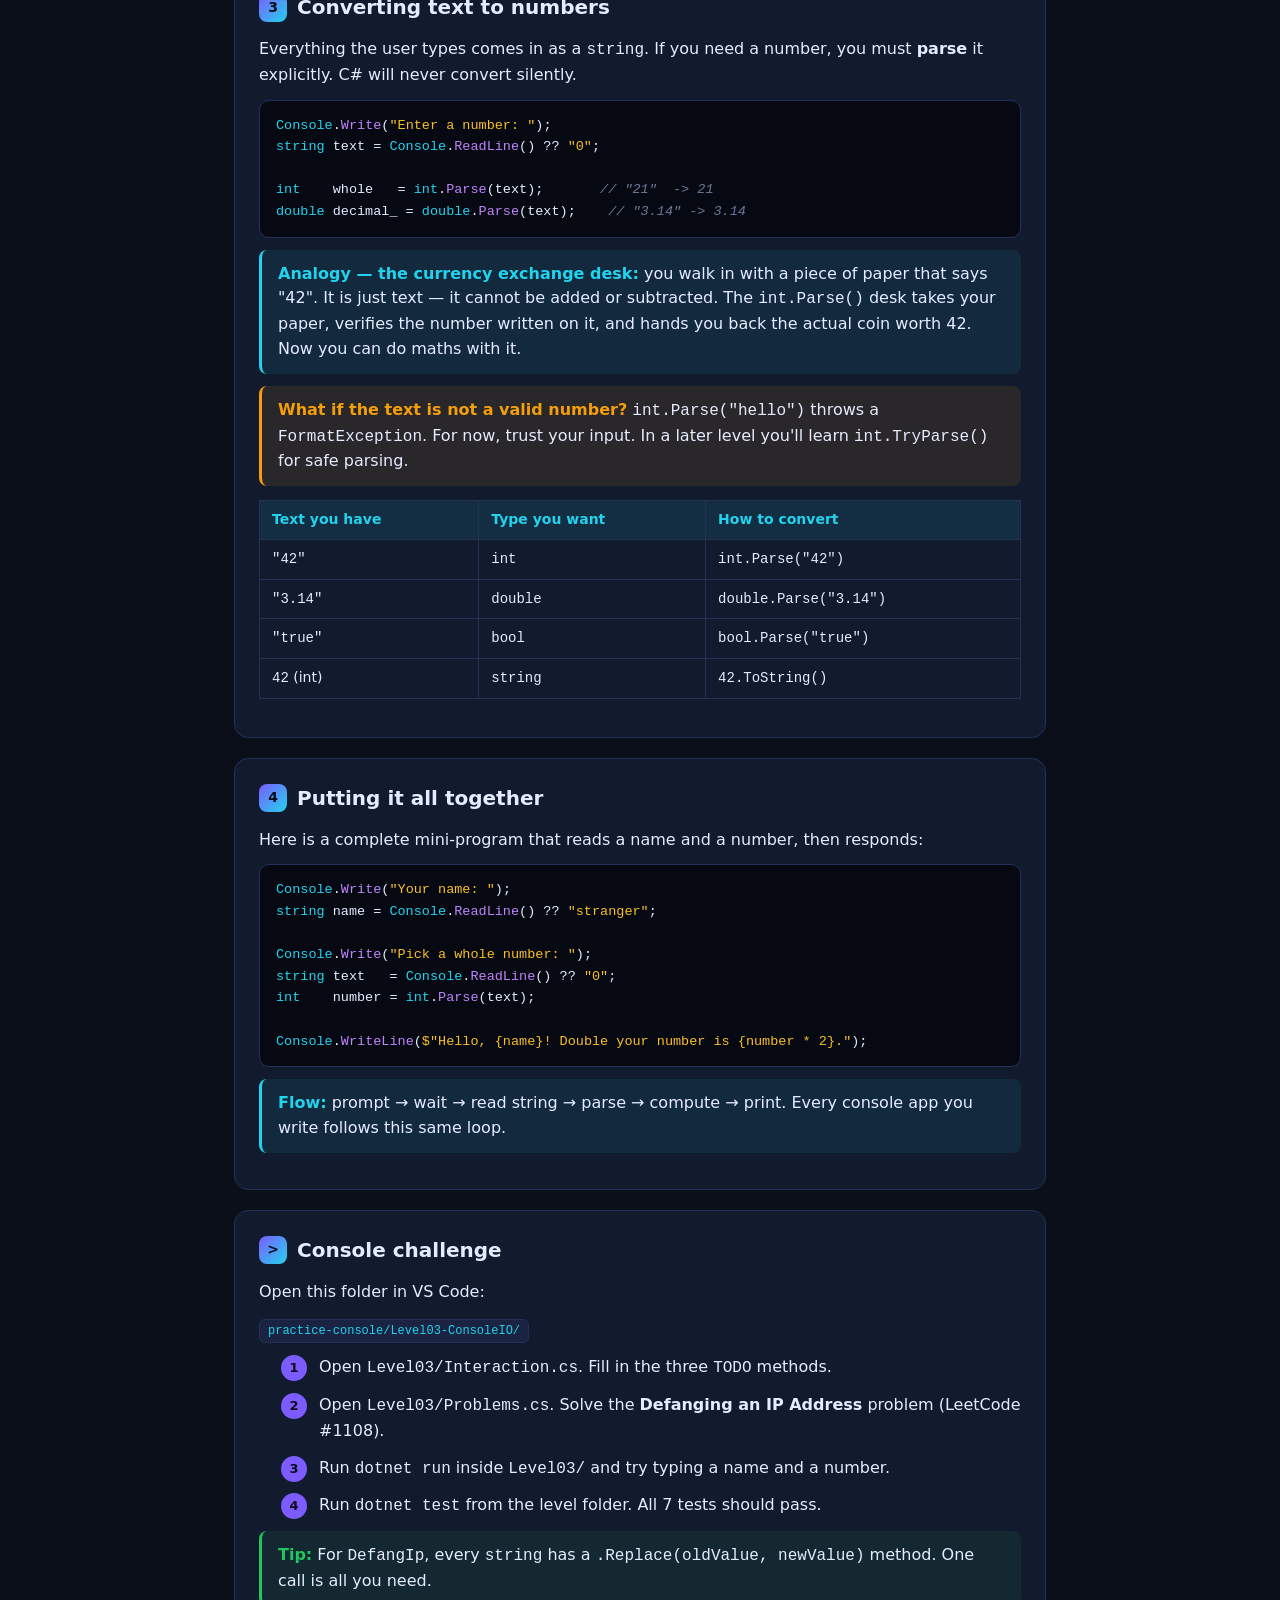
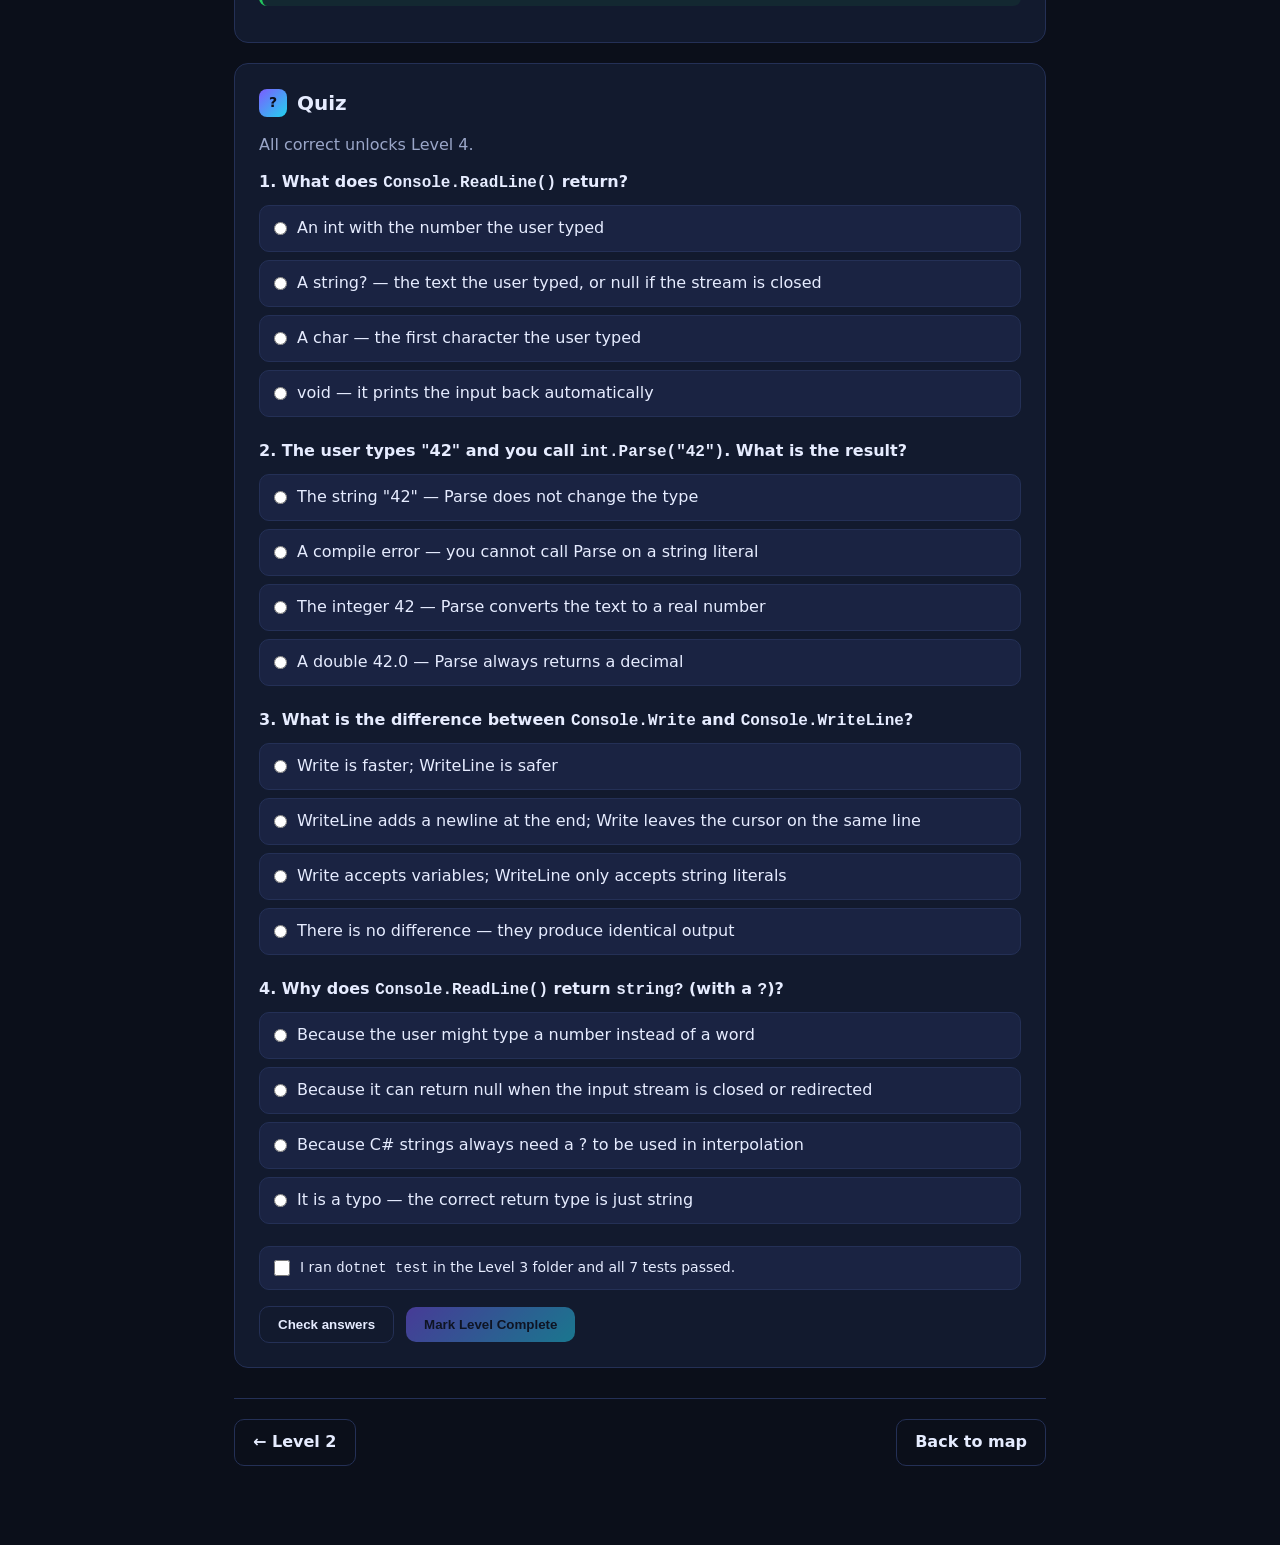
<file: learn-web/lessons/level-03.html>
<!DOCTYPE html>
<html lang="en">
<head>
  <meta charset="UTF-8" />
  <meta name="viewport" content="width=device-width, initial-scale=1.0" />
  <title>Level 3 — Console I/O | C# Quest</title>
  <link rel="stylesheet" href="../assets/css/styles.css" />
</head>
<body>
  <header class="topbar">
    <div class="brand">
      <span class="brand-icon">&lt;/&gt;</span>
      <span class="brand-name">C# Quest</span>
    </div>
    <div class="hud">
      <button class="btn-toggle" id="teacherToggle" title="Show teacher notes">
        <span class="dot-led"></span><span class="label">Teacher: OFF</span>
      </button>
      <a href="../index.html" class="btn-ghost">&larr; Map</a>
    </div>
  </header>

  <main class="lesson-main">
    <div class="lesson-header">
      <div class="lesson-crumb"><a href="../index.html">Map</a> &rsaquo; Level 03</div>
      <h1>Console I/O</h1>
      <p class="tagline">Read user input. Talk back to them. Convert text into numbers.</p>
    </div>

    <section class="lesson-section">
      <h2><span class="icon">i</span> What you'll learn</h2>
      <ul>
        <li>How to print output with <code>Console.Write</code> and <code>Console.WriteLine</code>.</li>
        <li>How to read a line of keyboard input with <code>Console.ReadLine()</code>.</li>
        <li>Why <code>Console.ReadLine()</code> returns <code>string?</code> (nullable) and how to handle it.</li>
        <li>How to convert a text string into a number with <code>int.Parse()</code> and <code>double.Parse()</code>.</li>
        <li>What string interpolation is and why it beats concatenation.</li>
      </ul>

      <div class="teacher-only">
        <div class="teacher-note">
          <h4>Lesson plan (≈ 20 min)</h4>
          <ul>
            <li><strong>3 min</strong> — Warm-up: open <code>Interaction.cs</code> in VS Code together. Read the three TODOs aloud.</li>
            <li><strong>5 min</strong> — Concept: the wall between typed text and numbers. Show the type table.</li>
            <li><strong>8 min</strong> — Fill TODO #1 (Greet), then TODO #2 (DoubleIt), then TODO #3 (ReadAndGreet). Run <code>dotnet run</code> after each.</li>
            <li><strong>4 min</strong> — Run <code>dotnet test</code>, tackle the Problems.cs LeetCode challenge, take the quiz.</li>
          </ul>
          <h4>Warm-up question</h4>
          <p class="say">"If I type my age into the terminal as text, is that the same as the number 25? What if I tried to add 1 to it?"</p>
          <p>Everything that comes in from the keyboard is a <code>string</code>. That is the fundamental I/O wall.</p>
        </div>
      </div>
    </section>

    <section class="lesson-section">
      <h2><span class="icon">1</span> Printing output</h2>
      <p>Two methods print to the terminal. The only difference is whether a newline is added at the end:</p>

      <pre class="code-block"><span class="tok-type">Console</span>.<span class="tok-key">Write</span>(<span class="tok-str">"Your name: "</span>);    <span class="tok-com">// cursor stays on same line</span>
<span class="tok-type">Console</span>.<span class="tok-key">WriteLine</span>(<span class="tok-str">"Hello!"</span>);        <span class="tok-com">// cursor moves to next line</span></pre>

      <div class="callout">
        <strong>Analogy — texting vs sending:</strong> <code>Console.Write</code> is like typing a message without pressing Send — the cursor waits on the same line for more text. <code>Console.WriteLine</code> presses Send, moving to the next line.
      </div>

      <p>You can also use <strong>string interpolation</strong> (the <code>$</code> prefix) to embed variables directly:</p>
      <pre class="code-block"><span class="tok-type">string</span> name = <span class="tok-str">"Sam"</span>;
<span class="tok-type">int</span> age = <span class="tok-num">25</span>;
<span class="tok-type">Console</span>.<span class="tok-key">WriteLine</span>(<span class="tok-str">$"Hello, {name}! You are {age} years old."</span>);</pre>

      <div class="teacher-only">
        <div class="teacher-note">
          <h4>Show the difference live</h4>
          <p>Type both lines in a scratch file and run <code>dotnet run</code>. Have the student predict what the output looks like before running. The cursor-on-same-line effect is memorable when they see it for real.</p>
        </div>
      </div>
    </section>

    <section class="lesson-section">
      <h2><span class="icon">2</span> Reading input — <code>Console.ReadLine()</code></h2>
      <p>To read a line the user types, call <code>Console.ReadLine()</code>. It pauses the program, waits for Enter, and returns everything typed as a <code>string</code>.</p>

      <pre class="code-block"><span class="tok-type">Console</span>.<span class="tok-key">Write</span>(<span class="tok-str">"Your name: "</span>);
<span class="tok-type">string</span>? input = <span class="tok-type">Console</span>.<span class="tok-key">ReadLine</span>();   <span class="tok-com">// could be null if the stream closes</span>
<span class="tok-type">string</span> name = input ?? <span class="tok-str">"stranger"</span>;    <span class="tok-com">// ?? gives a default if null</span>
<span class="tok-type">Console</span>.<span class="tok-key">WriteLine</span>(<span class="tok-str">$"Hello, {name}!"</span>);</pre>

      <div class="callout warn">
        <strong>Why <code>string?</code> with a question mark?</strong> The <code>?</code> means the value can be <code>null</code>. <code>Console.ReadLine()</code> returns <code>null</code> when there is no more input (e.g., a file stream ends). The <code>??</code> operator (null-coalescing) gives a safe fallback so your program never crashes.
      </div>

      <div class="interview">
        <strong>Interview answer:</strong> "<code>Console.ReadLine()</code> returns <code>string?</code> — a nullable string — because input can be absent when the stream is redirected or closed. You handle it with the <code>??</code> operator to provide a default value, avoiding a <code>NullReferenceException</code>."
      </div>

      <div class="teacher-only">
        <div class="teacher-note">
          <h4>The nullable question mark</h4>
          <p>Don't go deep on nullability yet. Just say: "The <code>?</code> means the value <em>might be null</em>. We add <code>?? ""</code> as a safety net. We'll study nulls properly in a later level."</p>
          <h4>Ask</h4>
          <p class="say">"What would happen if you removed the <code>?? ""</code> and passed <code>null</code> to <code>Greet()</code>?"</p>
        </div>
      </div>
    </section>

    <section class="lesson-section">
      <h2><span class="icon">3</span> Converting text to numbers</h2>
      <p>Everything the user types comes in as a <code>string</code>. If you need a number, you must <strong>parse</strong> it explicitly. C# will never convert silently.</p>

      <pre class="code-block"><span class="tok-type">Console</span>.<span class="tok-key">Write</span>(<span class="tok-str">"Enter a number: "</span>);
<span class="tok-type">string</span> text = <span class="tok-type">Console</span>.<span class="tok-key">ReadLine</span>() ?? <span class="tok-str">"0"</span>;

<span class="tok-type">int</span>    whole   = <span class="tok-type">int</span>.<span class="tok-key">Parse</span>(text);       <span class="tok-com">// "21"  -> 21</span>
<span class="tok-type">double</span> decimal_ = <span class="tok-type">double</span>.<span class="tok-key">Parse</span>(text);    <span class="tok-com">// "3.14" -> 3.14</span></pre>

      <div class="callout">
        <strong>Analogy — the currency exchange desk:</strong> you walk in with a piece of paper that says "42". It is just text — it cannot be added or subtracted. The <code>int.Parse()</code> desk takes your paper, verifies the number written on it, and hands you back the actual coin worth 42. Now you can do maths with it.
      </div>

      <div class="callout warn">
        <strong>What if the text is not a valid number?</strong> <code>int.Parse("hello")</code> throws a <code>FormatException</code>. For now, trust your input. In a later level you'll learn <code>int.TryParse()</code> for safe parsing.
      </div>

      <table class="type-table">
        <thead>
          <tr>
            <th>Text you have</th>
            <th>Type you want</th>
            <th>How to convert</th>
          </tr>
        </thead>
        <tbody>
          <tr><td><code>"42"</code></td><td><code>int</code></td><td><code>int.Parse("42")</code></td></tr>
          <tr><td><code>"3.14"</code></td><td><code>double</code></td><td><code>double.Parse("3.14")</code></td></tr>
          <tr><td><code>"true"</code></td><td><code>bool</code></td><td><code>bool.Parse("true")</code></td></tr>
          <tr><td><code>42</code> (int)</td><td><code>string</code></td><td><code>42.ToString()</code></td></tr>
        </tbody>
      </table>

      <div class="teacher-only">
        <div class="teacher-note">
          <h4>Live crash demo</h4>
          <p>Deliberately call <code>int.Parse("hello")</code> and let it crash. Read the exception message out loud. Normalise seeing exceptions — they are informative, not scary. Say: "This is the program telling you exactly what went wrong and where."</p>
          <h4>Key phrase</h4>
          <p class="say">"The keyboard always gives you text. You choose when to turn it into a number."</p>
        </div>
      </div>
    </section>

    <section class="lesson-section">
      <h2><span class="icon">4</span> Putting it all together</h2>
      <p>Here is a complete mini-program that reads a name and a number, then responds:</p>

      <pre class="code-block"><span class="tok-type">Console</span>.<span class="tok-key">Write</span>(<span class="tok-str">"Your name: "</span>);
<span class="tok-type">string</span> name = <span class="tok-type">Console</span>.<span class="tok-key">ReadLine</span>() ?? <span class="tok-str">"stranger"</span>;

<span class="tok-type">Console</span>.<span class="tok-key">Write</span>(<span class="tok-str">"Pick a whole number: "</span>);
<span class="tok-type">string</span> text   = <span class="tok-type">Console</span>.<span class="tok-key">ReadLine</span>() ?? <span class="tok-str">"0"</span>;
<span class="tok-type">int</span>    number = <span class="tok-type">int</span>.<span class="tok-key">Parse</span>(text);

<span class="tok-type">Console</span>.<span class="tok-key">WriteLine</span>(<span class="tok-str">$"Hello, {name}! Double your number is {number * 2}."</span>);</pre>

      <div class="callout">
        <strong>Flow:</strong> prompt → wait → read string → parse → compute → print. Every console app you write follows this same loop.
      </div>

      <div class="teacher-only">
        <div class="teacher-note">
          <h4>Trace through it together</h4>
          <p>Cover the code and ask the student to describe what each line does in plain English, in order. If they can narrate the code, they understand it. This is the most important comprehension check in the level.</p>
        </div>
      </div>
    </section>

    <section class="lesson-section">
      <h2><span class="icon">&gt;</span> Console challenge</h2>
      <p>Open this folder in VS Code:</p>
      <p><span class="path-pill">practice-console/Level03-ConsoleIO/</span></p>
      <ol class="challenge-steps">
        <li>Open <code>Level03/Interaction.cs</code>. Fill in the three <code>TODO</code> methods.</li>
        <li>Open <code>Level03/Problems.cs</code>. Solve the <strong>Defanging an IP Address</strong> problem (LeetCode #1108).</li>
        <li>Run <code>dotnet run</code> inside <code>Level03/</code> and try typing a name and a number.</li>
        <li>Run <code>dotnet test</code> from the level folder. All 7 tests should pass.</li>
      </ol>
      <div class="callout tip">
        <strong>Tip:</strong> For <code>DefangIp</code>, every <code>string</code> has a <code>.Replace(oldValue, newValue)</code> method. One call is all you need.
      </div>

      <div class="teacher-only">
        <div class="teacher-note">
          <h4>Work the TODOs in order</h4>
          <p>Do <code>Greet</code> together — it is just string interpolation they already know. Let them try <code>DoubleIt</code> alone: the only new skill is <code>int.Parse()</code>. <code>ReadAndGreet</code> is just combining the two.</p>
          <h4>LeetCode bridge</h4>
          <p>After <code>dotnet test</code> passes, open <a href="https://leetcode.com/problems/defanging-an-ip-address/" target="_blank">LeetCode #1108</a> in the browser. Have them paste the same <code>.Replace()</code> logic directly into the LeetCode editor and submit. The point: the same thinking works in any environment.</p>
        </div>
      </div>
    </section>

    <section class="lesson-section">
      <h2><span class="icon">?</span> Quiz</h2>
      <p class="dim">All correct unlocks Level 4.</p>
      <div class="quiz" id="quizRoot"></div>

      <label class="honor-row" id="honorRow" for="honorBox">
        <input type="checkbox" id="honorBox" />
        <span class="honor-label">
          I ran <code>dotnet test</code> in the Level 3 folder and all 7 tests passed.
        </span>
      </label>

      <div class="quiz-actions">
        <button class="btn btn-secondary" id="checkQuizBtn">Check answers</button>
        <button class="btn" id="completeBtn" disabled>Mark Level Complete</button>
        <span class="quiz-status" id="quizStatus"></span>
      </div>
    </section>

    <nav class="lesson-nav">
      <a href="level-02.html" class="btn btn-secondary">&larr; Level 2</a>
      <a href="../index.html" class="btn btn-secondary">Back to map</a>
    </nav>
  </main>

  <script src="../assets/js/progress.js"></script>
  <script src="../assets/js/quiz.js"></script>
  <script>
    initLesson({
      levelId: 3,
      quiz: [
        {
          question: 'What does <code>Console.ReadLine()</code> return?',
          options: [
            'An int with the number the user typed',
            'A string? — the text the user typed, or null if the stream is closed',
            'A char — the first character the user typed',
            'void — it prints the input back automatically',
          ],
          answer: 1,
        },
        {
          question: 'The user types "42" and you call <code>int.Parse("42")</code>. What is the result?',
          options: [
            'The string "42" — Parse does not change the type',
            'A compile error — you cannot call Parse on a string literal',
            'The integer 42 — Parse converts the text to a real number',
            'A double 42.0 — Parse always returns a decimal',
          ],
          answer: 2,
        },
        {
          question: 'What is the difference between <code>Console.Write</code> and <code>Console.WriteLine</code>?',
          options: [
            'Write is faster; WriteLine is safer',
            'WriteLine adds a newline at the end; Write leaves the cursor on the same line',
            'Write accepts variables; WriteLine only accepts string literals',
            'There is no difference — they produce identical output',
          ],
          answer: 1,
        },
        {
          question: 'Why does <code>Console.ReadLine()</code> return <code>string?</code> (with a <code>?</code>)?',
          options: [
            'Because the user might type a number instead of a word',
            'Because it can return null when the input stream is closed or redirected',
            'Because C# strings always need a ? to be used in interpolation',
            'It is a typo — the correct return type is just string',
          ],
          answer: 1,
        },
      ],
    });
  </script>
</body>
</html>
</file>
<file: learn-web/assets/css/styles.css>
/* ---------- Reset & base ---------- */
* { box-sizing: border-box; margin: 0; padding: 0; }
:root {
  --bg-0: #0b0f1a;
  --bg-1: #121a2e;
  --bg-2: #1a2342;
  --line: #243056;
  --text: #e6ecff;
  --text-dim: #9aa6c8;
  --accent: #7c5cff;       /* purple */
  --accent-2: #22d3ee;     /* cyan */
  --good: #22c55e;
  --warn: #f59e0b;
  --bad: #ef4444;
  --glow: 0 0 24px rgba(124, 92, 255, 0.45);
}
html, body {
  background: radial-gradient(1200px 800px at 80% -10%, rgba(124,92,255,0.18), transparent 60%),
              radial-gradient(900px 600px at -10% 110%, rgba(34,211,238,0.12), transparent 60%),
              var(--bg-0);
  color: var(--text);
  font-family: 'Segoe UI', system-ui, -apple-system, sans-serif;
  line-height: 1.55;
  min-height: 100vh;
}
a { color: var(--accent-2); text-decoration: none; }
a:hover { text-decoration: underline; }
code, pre { font-family: 'Cascadia Code', 'Consolas', 'Courier New', monospace; }

/* ---------- Top bar ---------- */
.topbar {
  display: flex;
  align-items: center;
  justify-content: space-between;
  padding: 14px 28px;
  border-bottom: 1px solid var(--line);
  background: rgba(11, 15, 26, 0.7);
  backdrop-filter: blur(8px);
  position: sticky;
  top: 0;
  z-index: 50;
}
.brand { display: flex; align-items: center; gap: 10px; font-weight: 700; }
.brand-icon {
  display: inline-grid; place-items: center;
  width: 34px; height: 34px;
  background: linear-gradient(135deg, var(--accent), var(--accent-2));
  border-radius: 8px;
  color: #0b0f1a; font-weight: 800; font-size: 13px;
  box-shadow: var(--glow);
}
.brand-name { font-size: 18px; letter-spacing: 0.5px; }
.hud { display: flex; align-items: center; gap: 18px; }
.hud-item { display: flex; align-items: center; gap: 8px; font-size: 13px; color: var(--text-dim); }
.hud-label { text-transform: uppercase; letter-spacing: 1px; font-size: 11px; }
.hud-value { color: var(--text); font-weight: 600; }
.xp-bar {
  width: 180px; height: 10px;
  background: var(--bg-2); border-radius: 999px; overflow: hidden;
  border: 1px solid var(--line);
}
.xp-fill {
  height: 100%; width: 0%;
  background: linear-gradient(90deg, var(--accent), var(--accent-2));
  transition: width 0.6s ease;
}
.btn-ghost {
  background: transparent; color: var(--text-dim);
  border: 1px solid var(--line); padding: 6px 12px; border-radius: 8px;
  cursor: pointer; font-size: 12px;
}
.btn-ghost:hover { color: var(--text); border-color: var(--accent); }

/* ---------- Map page ---------- */
.map-main { max-width: 1100px; margin: 0 auto; padding: 40px 24px 80px; }
.hero { text-align: center; margin-bottom: 40px; }
.hero h1 {
  font-size: 42px; font-weight: 800;
  background: linear-gradient(90deg, var(--accent), var(--accent-2));
  -webkit-background-clip: text; background-clip: text; color: transparent;
  margin-bottom: 8px;
}
.hero p { color: var(--text-dim); max-width: 600px; margin: 0 auto; }

.level-map {
  display: grid;
  grid-template-columns: repeat(auto-fit, minmax(260px, 1fr));
  gap: 20px;
}
.level-card {
  position: relative;
  background: linear-gradient(180deg, var(--bg-1), var(--bg-2));
  border: 1px solid var(--line);
  border-radius: 16px;
  padding: 20px;
  transition: transform 0.15s ease, box-shadow 0.2s ease, border-color 0.2s ease;
  cursor: pointer;
  overflow: hidden;
}
.level-card.locked { cursor: not-allowed; opacity: 0.55; }
.level-card.current { border-color: var(--accent); box-shadow: var(--glow); }
.level-card.done { border-color: var(--good); }
.level-card:not(.locked):hover { transform: translateY(-3px); border-color: var(--accent-2); }
.level-card::before {
  content: ''; position: absolute; inset: -1px;
  background: linear-gradient(135deg, transparent 60%, rgba(124,92,255,0.15));
  pointer-events: none; border-radius: 16px;
}
.level-num {
  font-size: 12px; color: var(--text-dim); letter-spacing: 2px;
  text-transform: uppercase; margin-bottom: 8px;
}
.level-title { font-size: 20px; font-weight: 700; margin-bottom: 6px; }
.level-desc { font-size: 13px; color: var(--text-dim); min-height: 38px; }
.level-footer {
  display: flex; justify-content: space-between; align-items: center;
  margin-top: 14px; padding-top: 12px; border-top: 1px solid var(--line);
}
.level-xp { font-size: 12px; color: var(--accent-2); font-weight: 600; }
.level-badge {
  width: 28px; height: 28px; border-radius: 50%;
  display: grid; place-items: center; font-weight: 700; font-size: 14px;
  background: var(--bg-2); color: var(--text-dim);
}
.level-card.done .level-badge { background: var(--good); color: #0b0f1a; }
.level-card.current .level-badge { background: var(--accent); color: #0b0f1a; }

.legend {
  display: flex; justify-content: center; gap: 24px;
  margin-top: 40px; color: var(--text-dim); font-size: 13px;
}
.legend i.dot {
  display: inline-block; width: 10px; height: 10px; border-radius: 50%;
  margin-right: 6px; vertical-align: middle;
}
.dot.done { background: var(--good); }
.dot.current { background: var(--accent); }
.dot.locked { background: var(--text-dim); opacity: 0.4; }

/* ---------- Lesson page ---------- */
.lesson-main {
  max-width: 860px; margin: 0 auto; padding: 32px 24px 80px;
}
.lesson-header { margin-bottom: 28px; }
.lesson-crumb { color: var(--text-dim); font-size: 13px; margin-bottom: 8px; }
.lesson-crumb a { color: var(--text-dim); }
.lesson-header h1 { font-size: 34px; margin-bottom: 8px; }
.lesson-header .tagline { color: var(--text-dim); }

.lesson-section {
  background: var(--bg-1); border: 1px solid var(--line);
  border-radius: 14px; padding: 24px; margin-bottom: 20px;
}
.lesson-section h2 {
  font-size: 20px; margin-bottom: 14px;
  display: flex; align-items: center; gap: 10px;
}
.lesson-section h2 .icon {
  display: inline-grid; place-items: center;
  width: 28px; height: 28px; border-radius: 8px;
  background: linear-gradient(135deg, var(--accent), var(--accent-2));
  color: #0b0f1a; font-size: 14px;
}
.lesson-section p { margin-bottom: 12px; color: var(--text); }
.lesson-section p.dim { color: var(--text-dim); }
.lesson-section ul, .lesson-section ol { margin-left: 22px; margin-bottom: 12px; color: var(--text); }
.lesson-section li { margin-bottom: 6px; }
.callout {
  border-left: 3px solid var(--accent-2);
  background: rgba(34, 211, 238, 0.08);
  padding: 12px 16px; border-radius: 8px; margin: 12px 0;
}
.callout.tip { border-color: var(--good); background: rgba(34,197,94,0.08); }
.callout.warn { border-color: var(--warn); background: rgba(245,158,11,0.1); }
.callout strong { color: var(--accent-2); }
.callout.tip strong { color: var(--good); }
.callout.warn strong { color: var(--warn); }

.type-table {
  width: 100%;
  border-collapse: collapse;
  margin: 14px 0;
  font-size: 14px;
}

.type-table th,
.type-table td {
  border: 1px solid var(--line);
  padding: 8px 12px;
  text-align: left;
}

.type-table thead th {
  background: rgba(34, 211, 238, 0.1);
  color: var(--accent-2);
  font-weight: 600;
}

.type-table tbody tr:hover {
  background: rgba(255, 255, 255, 0.03);
}
pre.code-block {
  background: #060912; border: 1px solid var(--line);
  border-radius: 10px; padding: 14px 16px; overflow-x: auto;
  font-size: 13.5px; line-height: 1.6;
  margin: 12px 0;
}
.tok-key { color: #c084fc; }
.tok-type { color: #22d3ee; }
.tok-str { color: #fbbf24; }
.tok-com { color: #6b7a99; font-style: italic; }
.tok-num { color: #f87171; }

/* Quiz */
.quiz { margin-top: 10px; }
.quiz-q { margin-bottom: 22px; }
.quiz-q .q-text { font-weight: 600; margin-bottom: 10px; }
.quiz-options { display: grid; gap: 8px; }
.quiz-opt {
  background: var(--bg-2); border: 1px solid var(--line);
  border-radius: 10px; padding: 10px 14px; cursor: pointer;
  display: flex; align-items: center; gap: 10px;
  transition: border-color 0.15s, background 0.15s;
}
.quiz-opt:hover { border-color: var(--accent); }
.quiz-opt input { accent-color: var(--accent); }
.quiz-opt.correct { border-color: var(--good); background: rgba(34,197,94,0.08); }
.quiz-opt.wrong { border-color: var(--bad); background: rgba(239,68,68,0.08); }

.quiz-actions { display: flex; gap: 12px; align-items: center; margin-top: 16px; }
.btn {
  background: linear-gradient(135deg, var(--accent), var(--accent-2));
  color: #0b0f1a; border: none; padding: 10px 18px;
  border-radius: 10px; font-weight: 700; cursor: pointer;
  box-shadow: var(--glow);
}
.btn:disabled { opacity: 0.5; cursor: not-allowed; box-shadow: none; }
.btn:hover:not(:disabled) { transform: translateY(-1px); }
.btn-secondary {
  background: transparent; color: var(--text);
  border: 1px solid var(--line); box-shadow: none;
}
.btn-secondary:hover { border-color: var(--accent); }
.quiz-status { color: var(--text-dim); font-size: 14px; }
.quiz-status.ok { color: var(--good); }
.quiz-status.err { color: var(--bad); }

.challenge-steps { counter-reset: step; padding-left: 0; list-style: none; }
.challenge-steps li {
  position: relative; padding-left: 38px; margin-bottom: 12px;
}
.challenge-steps li::before {
  counter-increment: step;
  content: counter(step);
  position: absolute; left: 0; top: 0;
  width: 26px; height: 26px; border-radius: 50%;
  background: var(--accent); color: #0b0f1a;
  display: grid; place-items: center; font-weight: 700; font-size: 13px;
}
.path-pill {
  display: inline-block; background: var(--bg-2);
  border: 1px solid var(--line); padding: 2px 8px;
  border-radius: 6px; font-family: 'Cascadia Code', monospace;
  font-size: 12px; color: var(--accent-2);
}
.interview {
  border-left: 3px solid var(--accent);
  background: rgba(124,92,255,0.08);
  padding: 12px 16px; border-radius: 8px; margin: 12px 0;
}
.interview strong { color: var(--accent); }

.lesson-nav {
  display: flex; justify-content: space-between;
  margin-top: 30px; padding-top: 20px; border-top: 1px solid var(--line);
}

/* ---------- Practice problems (learn + solve) ---------- */
.problem-card {
  background: var(--bg-2);
  border: 1px solid var(--line);
  border-radius: 12px;
  padding: 18px 20px;
  margin: 16px 0;
}
.problem-head {
  display: flex; align-items: center; gap: 10px;
  flex-wrap: wrap; margin-bottom: 8px;
}
.problem-head h3 { font-size: 17px; margin: 0; }
.problem-tag {
  font-size: 11px; letter-spacing: 1px; text-transform: uppercase;
  padding: 2px 8px; border-radius: 999px; font-weight: 700;
}
.problem-tag.easy { background: rgba(34,197,94,0.15); color: var(--good); border: 1px solid var(--good); }
.problem-tag.medium { background: rgba(245,158,11,0.15); color: var(--warn); border: 1px solid var(--warn); }
.leet-link {
  display: inline-flex; align-items: center; gap: 6px;
  font-size: 12px; font-weight: 600;
  color: #ffa116; border: 1px solid #ffa116;
  padding: 3px 10px; border-radius: 8px; margin-left: auto;
}
.leet-link:hover { background: rgba(255,161,22,0.12); text-decoration: none; }
.leet-link::before { content: '◆'; font-size: 11px; }
.problem-card .method-pill {
  display: inline-block; background: #060912;
  border: 1px solid var(--line); padding: 2px 8px;
  border-radius: 6px; font-family: 'Cascadia Code', monospace;
  font-size: 12px; color: var(--accent);
}
details.solution {
  margin-top: 12px;
  border: 1px solid var(--line);
  border-radius: 10px;
  background: var(--bg-1);
  overflow: hidden;
}
details.solution > summary {
  cursor: pointer; padding: 10px 14px;
  font-weight: 600; color: var(--accent-2);
  list-style: none; user-select: none;
}
details.solution > summary::-webkit-details-marker { display: none; }
details.solution > summary::before { content: '▸ '; }
details.solution[open] > summary::before { content: '▾ '; }
details.solution > summary:hover { color: var(--text); }
details.solution > *:not(summary) { margin: 0 14px 14px; }
details.solution pre.code-block { margin: 0 0 12px; }

/* "Try more on LeetCode" list */
.leet-list { list-style: none; margin-left: 0; }
.leet-list li {
  display: flex; align-items: baseline; gap: 8px; margin-bottom: 8px;
}
.leet-list li::before { content: '◆'; color: #ffa116; font-size: 11px; }

/* Teacher mode */
.teacher-only { display: none; }
body.teacher-mode .teacher-only { display: block; }

.teacher-note {
  border: 1px dashed var(--accent);
  background: rgba(124, 92, 255, 0.07);
  border-radius: 10px;
  padding: 14px 18px;
  margin: 14px 0;
  position: relative;
}
.teacher-note::before {
  content: 'Teacher';
  position: absolute;
  top: -10px; left: 14px;
  background: var(--bg-0);
  color: var(--accent);
  padding: 0 8px;
  font-size: 11px;
  letter-spacing: 1.5px;
  font-weight: 700;
}
.teacher-note h4 { margin: 6px 0 4px; font-size: 14px; color: var(--accent); }
.teacher-note ul { margin-left: 20px; margin-bottom: 8px; }
.teacher-note li { font-size: 14px; margin-bottom: 4px; color: var(--text); }
.teacher-note p { font-size: 14px; margin-bottom: 6px; }
.teacher-note .say {
  font-style: italic;
  color: var(--accent-2);
  padding-left: 10px;
  border-left: 2px solid var(--accent-2);
  margin: 6px 0;
}

.btn-toggle {
  background: transparent;
  border: 1px solid var(--line);
  color: var(--text-dim);
  padding: 6px 12px;
  border-radius: 8px;
  cursor: pointer;
  font-size: 12px;
  display: flex;
  align-items: center;
  gap: 6px;
}
.btn-toggle .dot-led {
  width: 8px; height: 8px; border-radius: 50%;
  background: var(--text-dim);
}
.btn-toggle.on { color: var(--accent); border-color: var(--accent); }
.btn-toggle.on .dot-led {
  background: var(--accent);
  box-shadow: 0 0 8px var(--accent);
}

/* Honor checkbox */
.honor-row {
  display: flex; align-items: center; gap: 10px;
  background: var(--bg-2);
  border: 1px solid var(--line);
  border-radius: 10px;
  padding: 10px 14px;
  margin-top: 12px;
  cursor: pointer;
  user-select: none;
}
.honor-row:hover { border-color: var(--accent); }
.honor-row input { accent-color: var(--good); width: 16px; height: 16px; cursor: pointer; }
.honor-row .honor-label { font-size: 14px; color: var(--text); }
.honor-row.checked { border-color: var(--good); background: rgba(34,197,94,0.06); }

/* Toast */
.toast {
  position: fixed; bottom: 30px; left: 50%; transform: translateX(-50%) translateY(40px);
  background: var(--bg-2); border: 1px solid var(--accent);
  padding: 14px 22px; border-radius: 12px; box-shadow: var(--glow);
  opacity: 0; transition: all 0.3s ease; z-index: 100;
  font-weight: 600;
}
.toast.show { opacity: 1; transform: translateX(-50%) translateY(0); }

/* Confetti */
.confetti {
  position: fixed; width: 8px; height: 14px;
  top: -20px; pointer-events: none; z-index: 200;
  animation: fall 2.5s linear forwards;
}
@keyframes fall {
  to { transform: translateY(105vh) rotate(720deg); opacity: 0; }
}

@media (max-width: 600px) {
  .topbar { flex-direction: column; gap: 12px; }
  .hud { flex-wrap: wrap; justify-content: center; }
  .xp-bar { width: 120px; }
  .hero h1 { font-size: 30px; }
}
</file>
